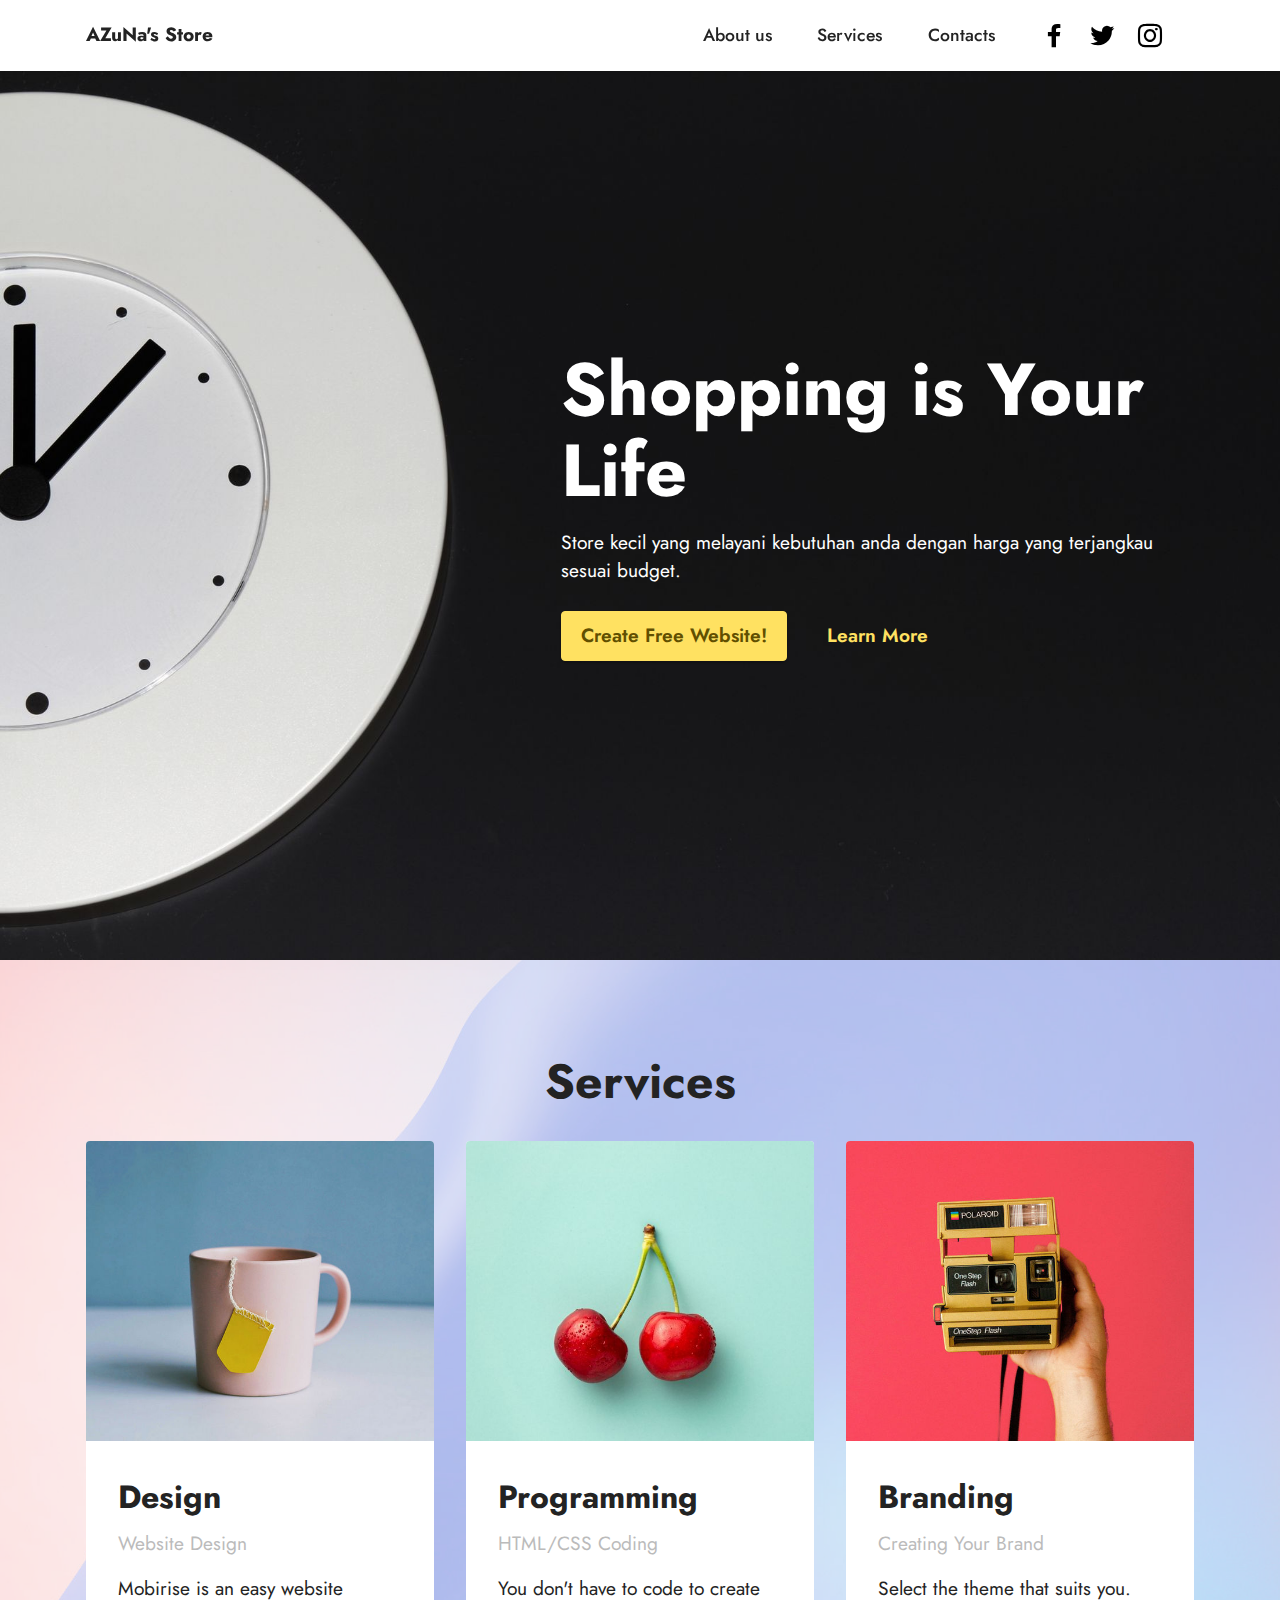
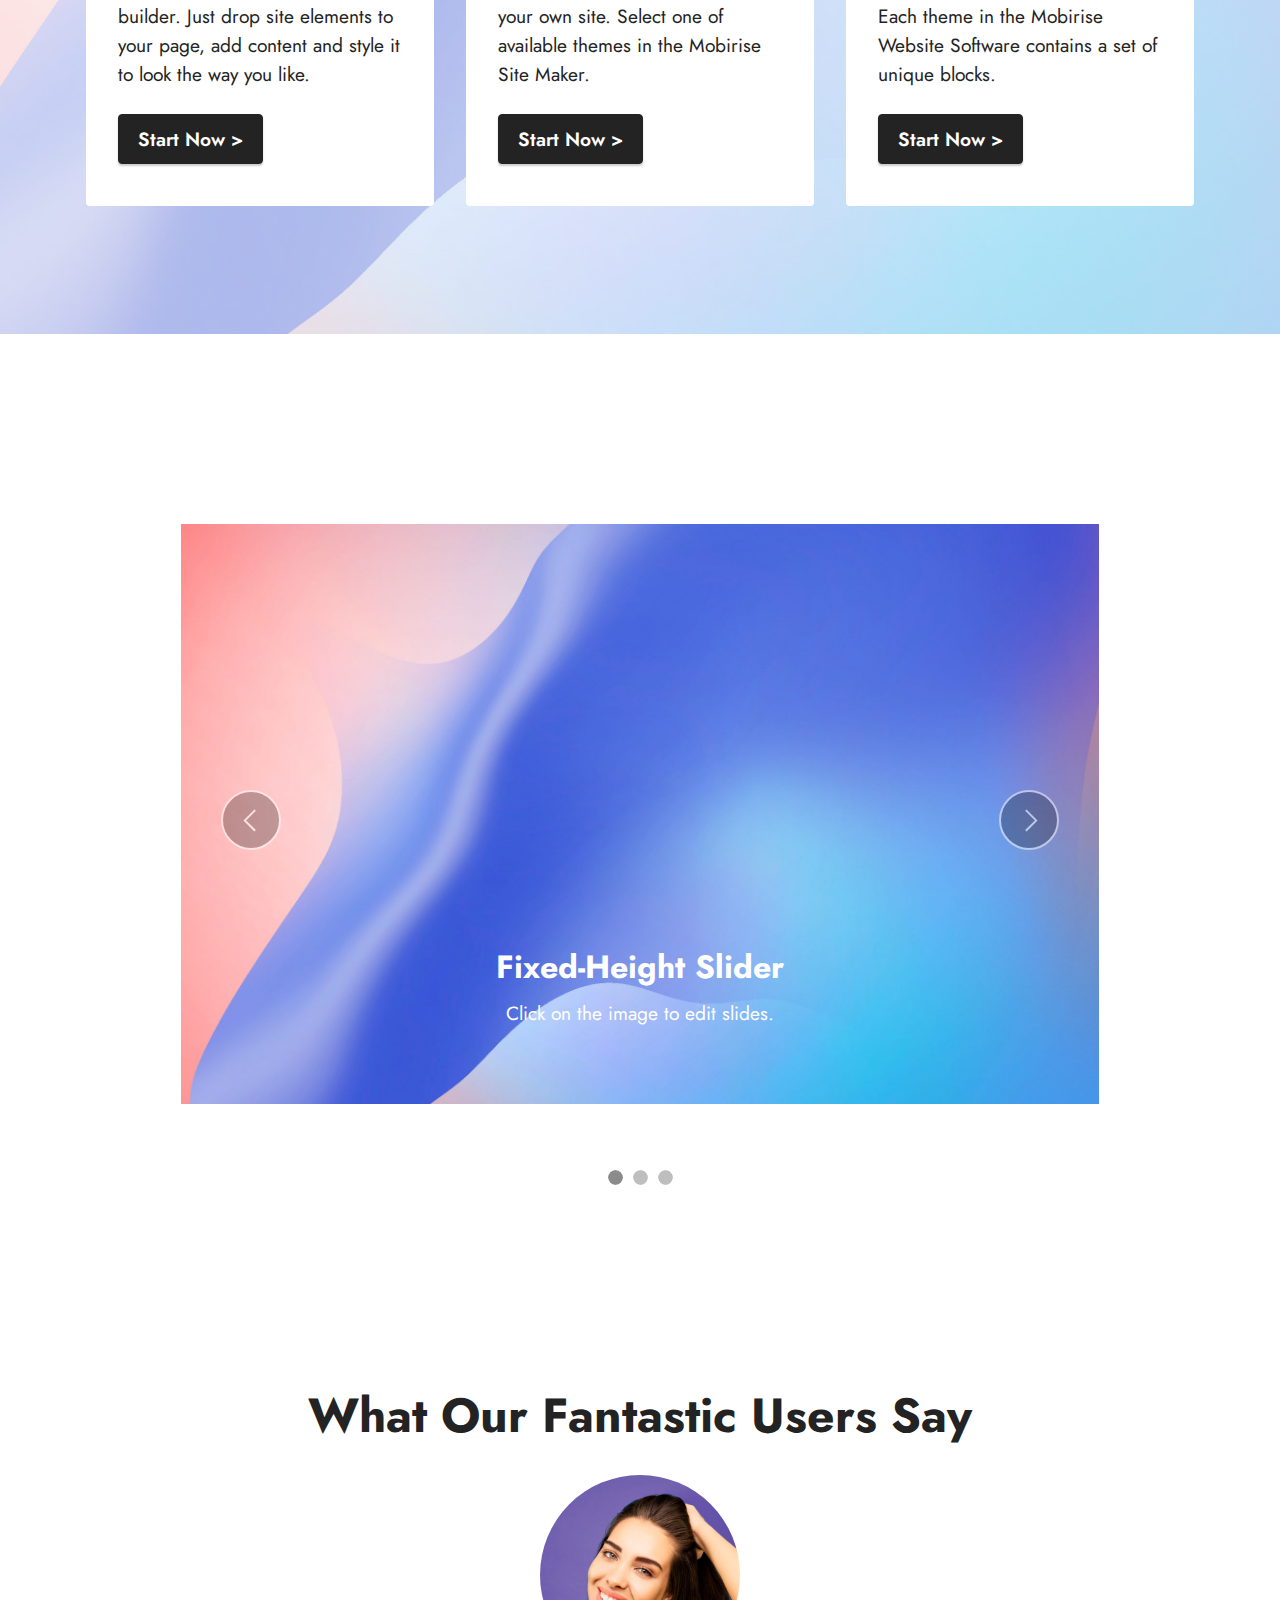
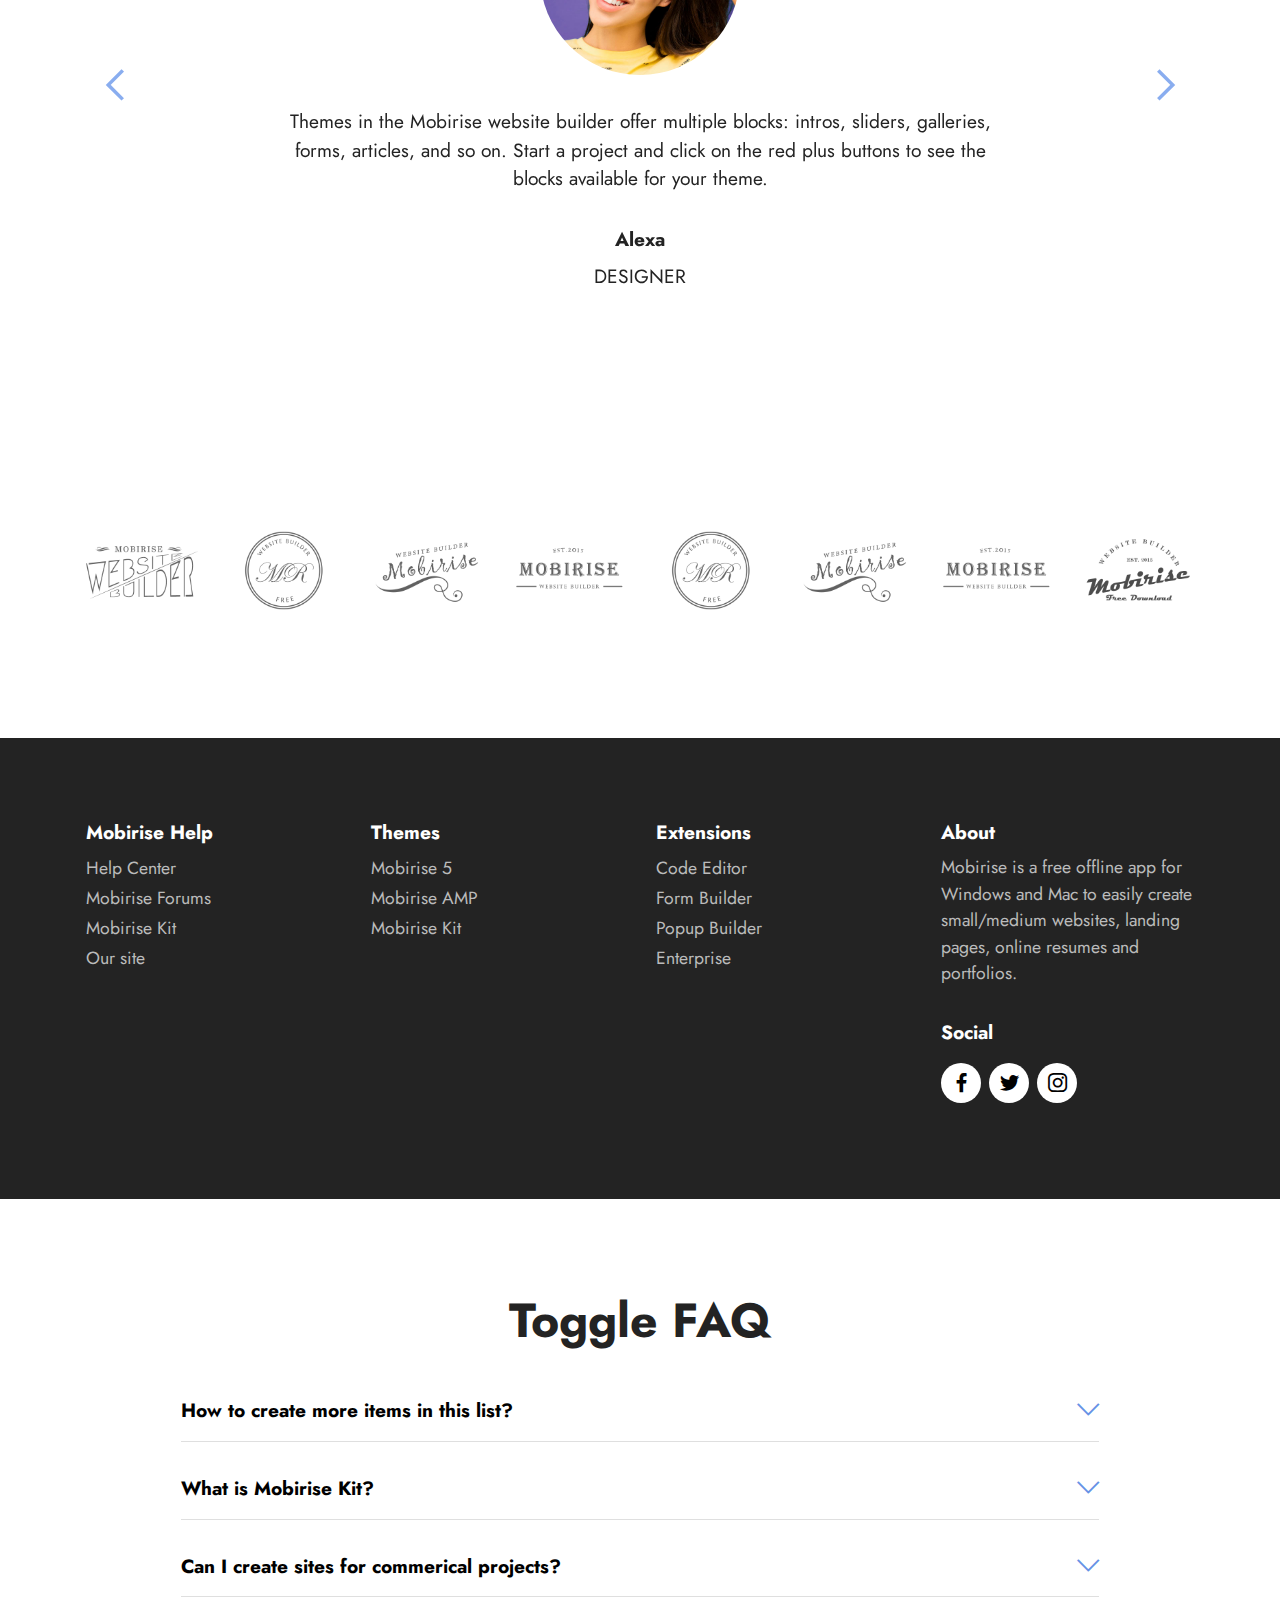
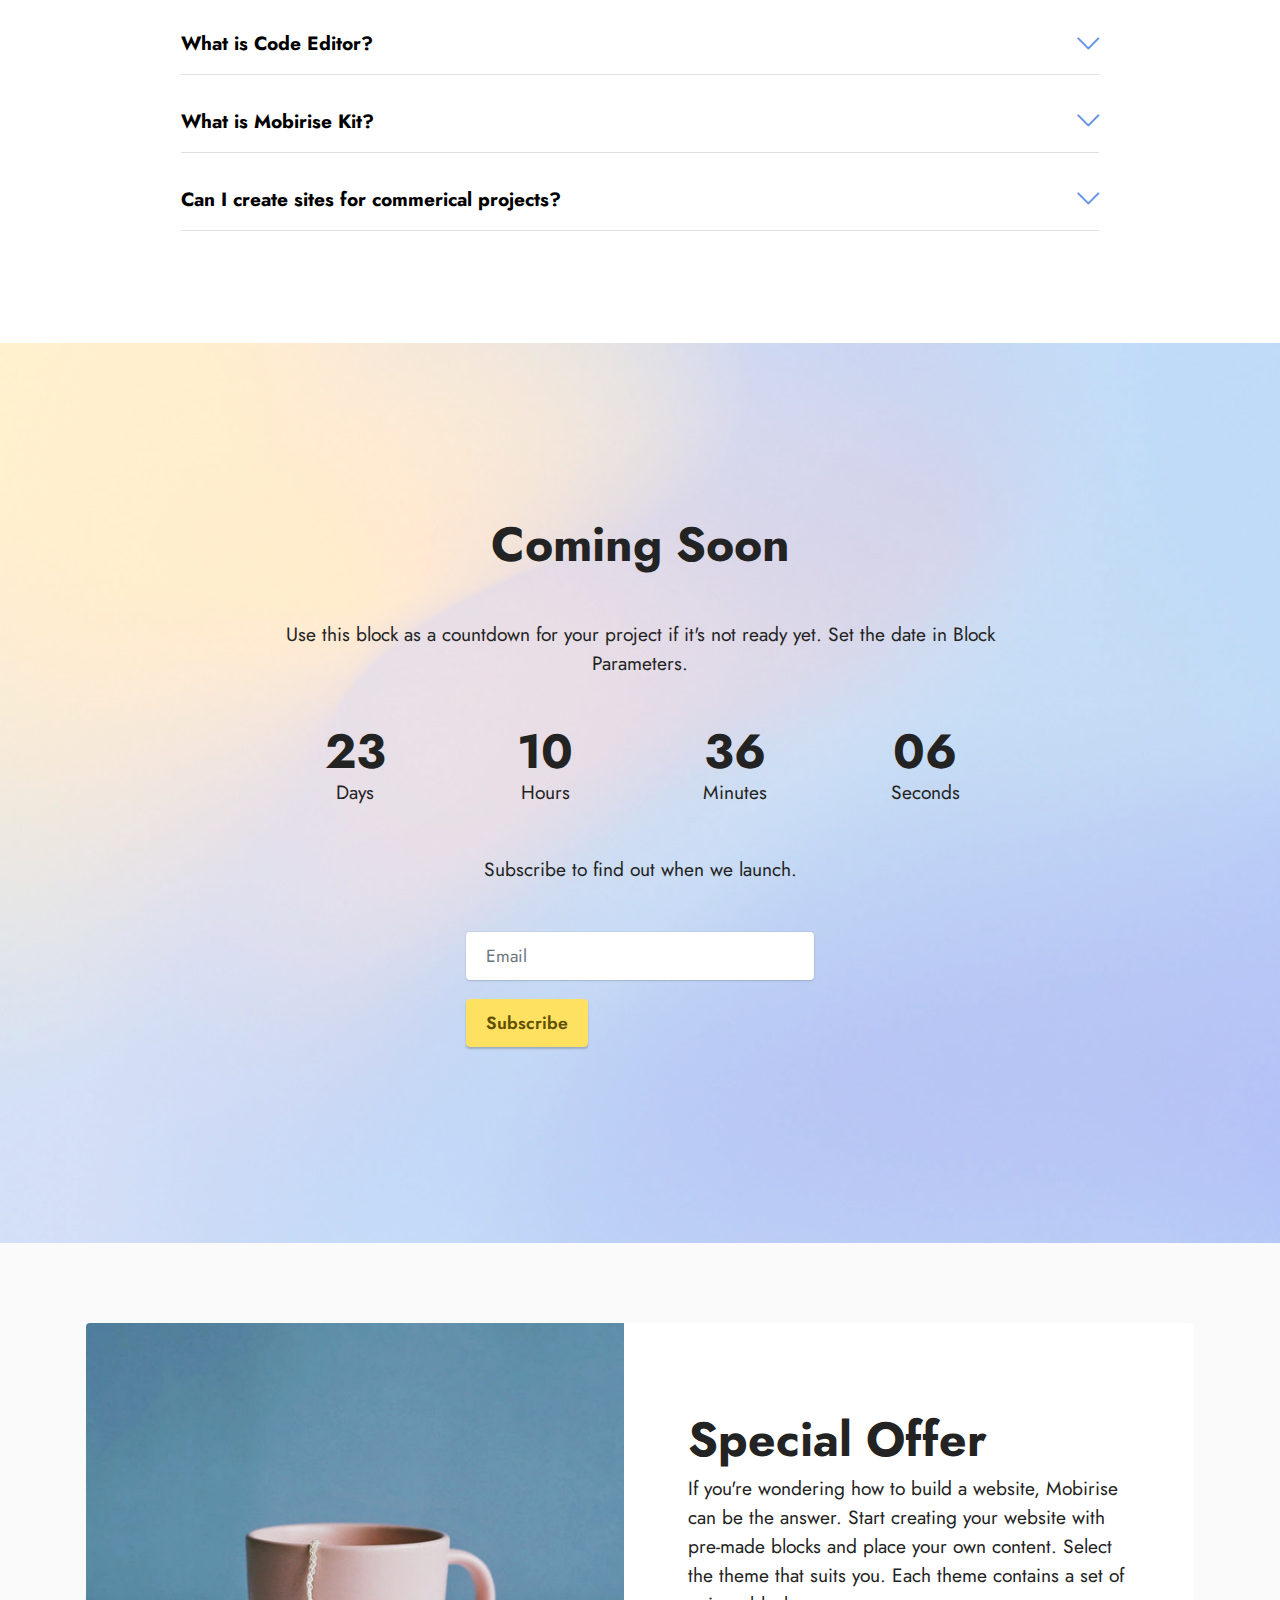
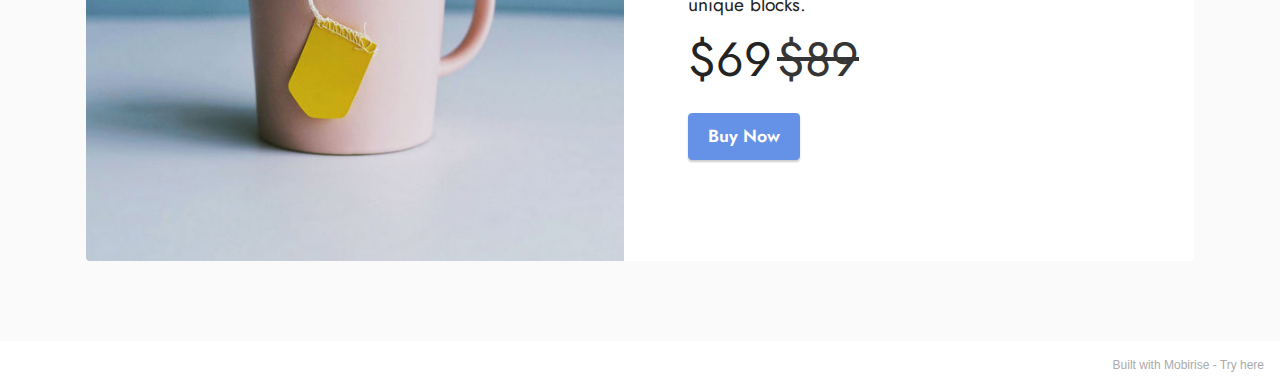
<file: index.html>
<!DOCTYPE html>
<html  >
<head>
  <!-- Site made with Mobirise Website Builder v5.4.1, https://mobirise.com -->
  <meta charset="UTF-8">
  <meta http-equiv="X-UA-Compatible" content="IE=edge">
  <meta name="generator" content="Mobirise v5.4.1, mobirise.com">
  <meta name="viewport" content="width=device-width, initial-scale=1, minimum-scale=1">
  <link rel="shortcut icon" href="assets/images/logo.png" type="image/x-icon">
  <meta name="description" content="">
  
  
  <title>Home</title>
  <link rel="stylesheet" href="assets/web/assets/mobirise-icons2/mobirise2.css">
  <link rel="stylesheet" href="assets/web/assets/mobirise-icons/mobirise-icons.css">
  <link rel="stylesheet" href="assets/bootstrap/css/bootstrap.min.css">
  <link rel="stylesheet" href="assets/bootstrap/css/bootstrap-grid.min.css">
  <link rel="stylesheet" href="assets/bootstrap/css/bootstrap-reboot.min.css">
  <link rel="stylesheet" href="assets/dropdown/css/style.css">
  <link rel="stylesheet" href="assets/socicon/css/styles.css">
  <link rel="stylesheet" href="assets/theme/css/style.css">
  <link rel="preload" href="https://fonts.googleapis.com/css?family=Jost:100,200,300,400,500,600,700,800,900,100i,200i,300i,400i,500i,600i,700i,800i,900i&display=swap" as="style" onload="this.onload=null;this.rel='stylesheet'">
  <noscript><link rel="stylesheet" href="https://fonts.googleapis.com/css?family=Jost:100,200,300,400,500,600,700,800,900,100i,200i,300i,400i,500i,600i,700i,800i,900i&display=swap"></noscript>
  <link rel="preload" as="style" href="assets/mobirise/css/mbr-additional.css"><link rel="stylesheet" href="assets/mobirise/css/mbr-additional.css" type="text/css">
  
  
  
  
</head>
<body>
  
  <section data-bs-version="5.1" class="menu menu3 cid-sX6PIJR8N4" once="menu" id="menu3-1">
    
    <nav class="navbar navbar-dropdown navbar-fixed-top navbar-expand-lg">
        <div class="container">
            <div class="navbar-brand">
                
                <span class="navbar-caption-wrap"><a class="navbar-caption text-black display-7" href="https://mobiri.se">AZuNa's Store</a></span>
            </div>
            <button class="navbar-toggler" type="button" data-toggle="collapse" data-bs-toggle="collapse" data-target="#navbarSupportedContent" data-bs-target="#navbarSupportedContent" aria-controls="navbarNavAltMarkup" aria-expanded="false" aria-label="Toggle navigation">
                <div class="hamburger">
                    <span></span>
                    <span></span>
                    <span></span>
                    <span></span>
                </div>
            </button>
            <div class="collapse navbar-collapse" id="navbarSupportedContent">
                <ul class="navbar-nav nav-dropdown nav-right" data-app-modern-menu="true"><li class="nav-item"><a class="nav-link link text-black text-primary display-4" href="about.html">
                            About us</a></li>
                    <li class="nav-item"><a class="nav-link link text-black display-4" href="https://mobiri.se">
                            Services</a></li>
                    <li class="nav-item"><a class="nav-link link text-black display-4" href="https://mobiri.se">Contacts</a>
                    </li></ul>
                <div class="icons-menu">
                    <a class="iconfont-wrapper" href="https://mobiri.se" target="_blank">
                        <span class="p-2 mbr-iconfont socicon-facebook socicon"></span>
                    </a>
                    <a class="iconfont-wrapper" href="https://mobiri.se" target="_blank">
                        <span class="p-2 mbr-iconfont socicon-twitter socicon"></span>
                    </a>
                    <a class="iconfont-wrapper" href="https://mobiri.se" target="_blank">
                        <span class="p-2 mbr-iconfont socicon-instagram socicon"></span>
                    </a>
                    
                </div>
                
            </div>
        </div>
    </nav>
</section>

<section data-bs-version="5.1" class="header5 cid-sX6ZfATqW1 mbr-fullscreen" id="header5-w">

    

    

    <div class="container">
        <div class="row justify-content-end">
            <div class="col-12 col-lg-7">
                <h1 class="mbr-section-title mbr-fonts-style mbr-white mb-3 display-1"><strong>Shopping is Your Life</strong></h1>
                
                <p class="mbr-text mbr-fonts-style mbr-white display-7">Store kecil yang melayani kebutuhan anda dengan harga yang terjangkau sesuai budget.</p>
                <div class="mbr-section-btn mt-3"><a class="btn btn-warning display-7" href="https://mobiri.se">Create Free Website!</a>
                    <a class="btn btn-warning-outline display-7" href="https://mobiri.se">Learn More</a></div>
            </div>
        </div>
    </div>
</section>

<section data-bs-version="5.1" class="features4 cid-sX6R6Dhl40" id="features4-3">
    
    <div class="mbr-overlay"></div>
    <div class="container">
        <div class="mbr-section-head">
            <h4 class="mbr-section-title mbr-fonts-style align-center mb-0 display-2">
                <strong>Services</strong></h4>
            
        </div>
        <div class="row mt-4">
            <div class="item features-image сol-12 col-md-6 col-lg-4">
                <div class="item-wrapper">
                    <div class="item-img">
                        <img src="assets/images/product2.jpg" alt="" title="">
                    </div>
                    <div class="item-content">
                        <h5 class="item-title mbr-fonts-style display-5"><strong>Design</strong></h5>
                        <h6 class="item-subtitle mbr-fonts-style mt-1 display-7">Website Design</h6>
                        <p class="mbr-text mbr-fonts-style mt-3 display-7">Mobirise is an easy website builder. Just
                            drop site elements to your page, add content and style it to look the way you like.</p>
                    </div>
                    <div class="mbr-section-btn item-footer mt-2"><a href="" class="btn item-btn btn-black display-7" target="_blank">Start Now
                            &gt;</a></div>
                </div>
            </div>
            <div class="item features-image сol-12 col-md-6 col-lg-4">
                <div class="item-wrapper">
                    <div class="item-img">
                        <img src="assets/images/product3.jpg" alt="" title="">
                    </div>
                    <div class="item-content">
                        <h5 class="item-title mbr-fonts-style display-5"><strong>Programming</strong></h5>
                        <h6 class="item-subtitle mbr-fonts-style mt-1 display-7">
                            HTML/CSS Coding</h6>
                        <p class="mbr-text mbr-fonts-style mt-3 display-7">You don't have to code to create your own
                            site. Select one of available themes in the Mobirise Site Maker.</p>
                    </div>
                    <div class="mbr-section-btn item-footer mt-2"><a href="" class="btn item-btn btn-black display-7" target="_blank">Start Now
                            &gt;</a></div>
                </div>
            </div>
            <div class="item features-image сol-12 col-md-6 col-lg-4">
                <div class="item-wrapper">
                    <div class="item-img">
                        <img src="assets/images/product1.jpg" alt="" title="">
                    </div>
                    <div class="item-content">
                        <h5 class="item-title mbr-fonts-style display-5"><strong>Branding</strong></h5>
                        <h6 class="item-subtitle mbr-fonts-style mt-1 display-7">Creating Your Brand</h6>
                        <p class="mbr-text mbr-fonts-style mt-3 display-7">Select the theme that suits you. Each theme
                            in the Mobirise Website Software contains a set of unique blocks.<br></p>
                    </div>
                    <div class="mbr-section-btn item-footer mt-2"><a href="" class="btn item-btn btn-black display-7" target="_blank">Start Now
                            &gt;</a></div>
                </div>
            </div>

        </div>
    </div>
</section>

<section data-bs-version="5.1" class="slider2 cid-sXnODgayQp" id="slider2-16">
    

    
    <div class="container">
        <div class="row justify-content-center">
            <div class="col-12 col-md-10">
                <div class="carousel slide" id="sXovxRS0Zt" data-interval="5000" data-bs-interval="5000">
                    
                    <ol class="carousel-indicators">
                        <li data-slide-to="0" data-bs-slide-to="0" class="active" data-target="#sXovxRS0Zt" data-bs-target="#sXovxRS0Zt"></li>
                        <li data-slide-to="1" data-bs-slide-to="1" data-target="#sXovxRS0Zt" data-bs-target="#sXovxRS0Zt"></li>
                        <li data-slide-to="2" data-bs-slide-to="2" data-target="#sXovxRS0Zt" data-bs-target="#sXovxRS0Zt"></li>
                    </ol>
                    <div class="carousel-inner">
                        <div class="carousel-item slider-image item active">
                            <div class="item-wrapper">
                                <img class="d-block w-100" src="assets/images/background3.jpg">
                                <div class="carousel-caption d-none d-md-block">
                                    <h5 class="mbr-section-subtitle mbr-fonts-style display-5">
                                        <strong>Fixed-Height Slider</strong>
                                    </h5>
                                    <p class="mbr-section-text mbr-fonts-style display-7">
                                        Click on the image to edit slides.</p>
                                </div>
                            </div>
                        </div>
                        <div class="carousel-item slider-image item">
                            <div class="item-wrapper">
                                <img class="d-block w-100" src="assets/images/background5.jpg">
                                <div class="carousel-caption d-none d-md-block">
                                    <h5 class="mbr-section-subtitle mbr-fonts-style display-5">
                                        <strong>Fixed-Height Slider</strong>
                                    </h5>
                                    <p class="mbr-section-text mbr-fonts-style display-7">
                                        Click on the image to edit slides.</p>
                                </div>
                            </div>
                        </div>
                        <div class="carousel-item slider-image item">
                            <div class="item-wrapper">
                                <img class="d-block w-100" src="assets/images/background8.jpg">
                                <div class="carousel-caption d-none d-md-block">
                                    <h5 class="mbr-section-subtitle mbr-fonts-style display-5">
                                        <strong>Fixed-Height Slider</strong>
                                    </h5>
                                    <p class="mbr-section-text mbr-fonts-style display-7">
                                        Click on the image to edit slides.</p>
                                </div>
                            </div>
                        </div>
                    </div>
                    <a class="carousel-control carousel-control-prev" role="button" data-slide="prev" data-bs-slide="prev" href="#sXovxRS0Zt">
                        <span class="mobi-mbri mobi-mbri-arrow-prev" aria-hidden="true"></span>
                        <span class="sr-only visually-hidden">Previous</span>
                    </a>
                    <a class="carousel-control carousel-control-next" role="button" data-slide="next" data-bs-slide="next" href="#sXovxRS0Zt">
                        <span class="mobi-mbri mobi-mbri-arrow-next" aria-hidden="true"></span>
                        <span class="sr-only visually-hidden">Next</span>
                    </a>
                </div>
            </div>
        </div>
    </div>
</section>

<section data-bs-version="5.1" class="testimonails3 carousel slide testimonials-slider cid-sX72BdywiH" data-interval="false" data-bs-interval="false" id="testimonials3-y">

    

    

    <div class="text-center container">
        <h3 class="mb-4 mbr-fonts-style display-2">
            <strong>What Our Fantastic Users Say</strong>
        </h3>

        <div class="carousel slide" role="listbox" data-pause="true" data-keyboard="false" data-ride="carousel" data-bs-ride="carousel" data-interval="8000" data-bs-interval="8000">
            <div class="carousel-inner">
                
                
            <div class="carousel-item">
                    <div class="user col-md-8">
                        <div class="user_image">
                            <img src="assets/images/team3.jpg">
                        </div>
                        <div class="user_text mb-4">
                            <p class="mbr-fonts-style display-7">
                                Themes in the Mobirise website builder offer multiple blocks: intros, sliders, galleries, forms, articles, and so on. Start a project and click on the red plus buttons to see the blocks available for your theme.
                            </p>
                        </div>
                        <div class="user_name mbr-fonts-style mb-2 display-7">
                            <strong>Alexa</strong>
                        </div>
                        <div class="user_desk mbr-fonts-style display-7">
                            DESIGNER
                        </div>
                    </div>
                </div><div class="carousel-item">
                    <div class="user col-md-8">
                        <div class="user_image">
                            <img src="assets/images/team2.jpg">
                        </div>
                        <div class="user_text mb-4">
                            <p class="mbr-fonts-style display-7">
                                Themes in the Mobirise website builder offer multiple blocks: intros, sliders, galleries, forms, articles, and so on. Start a project and click on the red plus buttons to see the blocks available for your theme.
                            </p>
                        </div>
                        <div class="user_name mbr-fonts-style mb-2 display-7">
                            <strong>Linda</strong>
                        </div>
                        <div class="user_desk mbr-fonts-style display-7">
                            DEVELOPER
                        </div>
                    </div>
                </div></div>

            <div class="carousel-controls">
                <a class="carousel-control-prev" role="button" data-slide="prev" data-bs-slide="prev">
                    <span aria-hidden="true" class="mobi-mbri mobi-mbri-arrow-prev mbr-iconfont"></span>
                    <span class="sr-only visually-hidden">Previous</span>
                </a>

                <a class="carousel-control-next" role="button" data-slide="next" data-bs-slide="next">
                    <span aria-hidden="true" class="mobi-mbri mobi-mbri-arrow-next mbr-iconfont"></span>
                    <span class="sr-only visually-hidden">Next</span>
                </a>
            </div>
        </div>
    </div>
</section>

<section data-bs-version="5.1" class="clients1 cid-sX6TP3RRpN" id="clients1-e">
    
    <div class="images-container container">
        <div class="mbr-section-head">
            
            
            
        </div>
        <div class="row justify-content-center mt-4">
            <div class="col-md-3 card">
                <img src="assets/images/1.png">
            </div>
            <div class="col-md-3 card">
                <img src="assets/images/2.png">
            </div>
            <div class="col-md-3 card">
                <img src="assets/images/3.png">
            </div>
            <div class="col-md-3 card">
                <img src="assets/images/4.png">
            </div>
            <div class="col-md-3 card">
                <img src="assets/images/2.png">
            </div>
            <div class="col-md-3 card">
                <img src="assets/images/3.png">
            </div>
            <div class="col-md-3 card">
                <img src="assets/images/4.png">
            </div>
            <div class="col-md-3 card">
                <img src="assets/images/5.png">
            </div>
        </div>
    </div>
</section>

<section data-bs-version="5.1" class="footer1 cid-sX6UX7wOEA" once="footers" id="footer1-h">

    
    
    <div class="container">
        <div class="row mbr-white">
            <div class="col-12 col-md-6 col-lg-3">
                <h5 class="mbr-section-subtitle mbr-fonts-style mb-2 display-7">
                    <strong>Mobirise Help</strong>
                </h5>
                <ul class="list mbr-fonts-style display-4">
                    <li class="mbr-text item-wrap">Help Center</li>
                    <li class="mbr-text item-wrap">Mobirise Forums</li>
                    <li class="mbr-text item-wrap">Mobirise Kit</li>
                    <li class="mbr-text item-wrap">Our site</li>
                </ul>
            </div>
            <div class="col-12 col-md-6 col-lg-3">
                <h5 class="mbr-section-subtitle mbr-fonts-style mb-2 display-7">
                    <strong>Themes</strong>
                </h5>
                <ul class="list mbr-fonts-style display-4">

                    <li class="mbr-text item-wrap">Mobirise 5</li>
                    <li class="mbr-text item-wrap">Mobirise AMP</li>
                    <li class="mbr-text item-wrap">Mobirise Kit</li>
                </ul>
            </div>
            <div class="col-12 col-md-6 col-lg-3">
                <h5 class="mbr-section-subtitle mbr-fonts-style mb-2 display-7">
                    <strong>Extensions</strong>
                </h5>
                <ul class="list mbr-fonts-style display-4">
                    <li class="mbr-text item-wrap">Code Editor</li>
                    <li class="mbr-text item-wrap">Form Builder</li>
                    <li class="mbr-text item-wrap">Popup Builder</li>
                    <li class="mbr-text item-wrap">Enterprise</li>
                </ul>
            </div>
            <div class="col-12 col-md-6 col-lg-3">
                <h5 class="mbr-section-subtitle mbr-fonts-style mb-2 display-7">
                    <strong>About</strong>
                </h5>
                <p class="mbr-text mbr-fonts-style mb-4 display-4">
                    Mobirise is a free offline app for
                    Windows and Mac to easily create small/medium websites, landing pages, online resumes and
                    portfolios.</p>
                <h5 class="mbr-section-subtitle mbr-fonts-style mb-3 display-7">
                    <strong>Social</strong>
                </h5>
                <div class="social-row display-7">
                    <div class="soc-item">
                        <a href="https://twitter.com/mobirise" target="_blank">
                            <span class="mbr-iconfont socicon socicon-facebook"></span>
                        </a>
                    </div>
                    <div class="soc-item">
                        <a href="https://twitter.com/mobirise" target="_blank">
                            <span class="mbr-iconfont socicon socicon-twitter"></span>
                        </a>
                    </div>
                    <div class="soc-item">
                        <a href="https://twitter.com/mobirise" target="_blank">
                            <span class="mbr-iconfont socicon socicon-instagram"></span>
                        </a>
                    </div>
                    
                </div>
            </div>
            
        </div>
    </div>
</section>

<section data-bs-version="5.1" class="content17 cid-sX6WpitAAi" id="content17-k">

    

    
    
    <div class="container">
        
            <div class="row justify-content-center">
                <div class="col-12 col-md-10">
                    <div class="section-head align-center mb-4">
                        <h3 class="mbr-section-title mb-0 mbr-fonts-style display-2">
                            <strong>Toggle FAQ</strong>
                        </h3>
                        
                    </div>
                    
                    <div id="bootstrap-toggle" class="toggle-panel accordionStyles tab-content">
                        <div class="card mb-3">
                            <div class="card-header" role="tab" id="headingOne">
                                <a role="button" class="collapsed panel-title text-black" data-toggle="collapse" data-bs-toggle="collapse" data-core="" href="#collapse1_8" aria-expanded="false" aria-controls="collapse1">
                                    <h6 class="panel-title-edit mbr-fonts-style mb-0 display-7"><strong>How to create more items in this list?</strong>
                                </h6>
                                    <span class="sign mbr-iconfont mbri-arrow-down"></span>
                                </a>
                            </div>
                            <div id="collapse1_8" class="panel-collapse noScroll collapse" role="tabpanel" aria-labelledby="headingOne">
                                <div class="panel-body">
                                    <p class="mbr-fonts-style panel-text display-7">The number of items is limited in this block. Open
                                    the Block parameters to change the amount of items.</p>
                                </div>
                            </div>
                        </div>
                        <div class="card mb-3">
                            <div class="card-header" role="tab" id="headingTwo">
                                <a role="button" class="collapsed panel-title text-black" data-toggle="collapse" data-bs-toggle="collapse" data-core="" href="#collapse2_8" aria-expanded="false" aria-controls="collapse2">
                                    <h6 class="panel-title-edit mbr-fonts-style mb-0 display-7"><strong>What is Mobirise Kit?</strong>
                                </h6>
                                    <span class="sign mbr-iconfont mbri-arrow-down"></span>
                                </a>

                            </div>
                            <div id="collapse2_8" class="panel-collapse noScroll collapse" role="tabpanel" aria-labelledby="headingTwo">
                                <div class="panel-body">
                                    <p class="mbr-fonts-style panel-text display-7">Mobirise Kit is a service that provides the access to all current and new themes/extensions developed by Mobirise. New themes/extensions are released every month and will be available in your account during your plan period, without any additional charge.</p>
                                </div>
                            </div>
                        </div>
                        <div class="card mb-3">
                            <div class="card-header" role="tab" id="headingThree">
                                <a role="button" class="collapsed panel-title text-black" data-toggle="collapse" data-bs-toggle="collapse" data-core="" href="#collapse3_8" aria-expanded="false" aria-controls="collapse3">
                                    <h6 class="panel-title-edit mbr-fonts-style mb-0 display-7"><strong>Can I create sites for commerical projects?</strong>
                                </h6>
                                    <span class="sign mbr-iconfont mbri-arrow-down"></span>
                                </a>
                            </div>
                            <div id="collapse3_8" class="panel-collapse noScroll collapse" role="tabpanel" aria-labelledby="headingThree">
                                <div class="panel-body">
                                    <p class="mbr-fonts-style panel-text display-7">Yes, Mobirise is free for both non-profit and commercial sites.</p>
                                </div>
                            </div>
                        </div>
                        <div class="card mb-3">
                            <div class="card-header" role="tab" id="headingThree">
                                <a role="button" class="collapsed panel-title text-black" data-toggle="collapse" data-bs-toggle="collapse" data-core="" href="#collapse4_8" aria-expanded="false" aria-controls="collapse4">
                                    <h6 class="panel-title-edit mbr-fonts-style mb-0 display-7"><strong>What is Code Editor?</strong>
                                </h6>
                                    <span class="sign mbr-iconfont mbri-arrow-down"></span>
                                </a>
                            </div>
                            <div id="collapse4_8" class="panel-collapse noScroll collapse" role="tabpanel" aria-labelledby="headingThree">
                                <div class="panel-body">
                                    <p class="mbr-fonts-style panel-text display-7">
                                       This extension allows editing the code of block in the app. Also, it's possible to add code to the head and body parts of pages.</p>
                                </div>
                            </div>
                        </div>
                        <div class="card mb-3">
                            <div class="card-header" role="tab" id="headingThree">
                                <a role="button" class="collapsed panel-title text-black" data-toggle="collapse" data-bs-toggle="collapse" data-core="" href="#collapse5_8" aria-expanded="false" aria-controls="collapse5">
                                   <h6 class="panel-title-edit mbr-fonts-style mb-0 display-7"><strong>What is Mobirise Kit?</strong></h6>
                                        <span class="mbr-iconfont mobi-mbri-arrow-down mobi-mbri"></span>
                                </a>
                            </div>
                            <div id="collapse5_8" class="panel-collapse noScroll collapse" role="tabpanel" aria-labelledby="headingThree">
                                <div class="panel-body">
                                    <p class="mbr-fonts-style panel-text display-7">
                                       Mobirise Kit is a service that provides the access to all current and new themes/extensions developed by Mobirise. New themes/extensions are released every month and will be available in your account during your plan period, without any additional charge.</p>
                                </div>
                            </div>
                        </div>
                        <div class="card mb-3">
                            <div class="card-header" role="tab" id="headingThree">
                                <a role="button" class="collapsed panel-title text-black" data-toggle="collapse" data-bs-toggle="collapse" data-core="" href="#collapse6_8" aria-expanded="false" aria-controls="collapse6">
                                    <h6 class="panel-title-edit mbr-fonts-style mb-0 display-7"><strong>Can I create sites for commerical projects?</strong></h6>
                                    <span class="mbr-iconfont mobi-mbri-arrow-down mobi-mbri"></span>
                                </a>
                            </div>
                            <div id="collapse6_8" class="panel-collapse noScroll collapse" role="tabpanel" aria-labelledby="headingThree">
                                <div class="panel-body">
                                    <p class="mbr-fonts-style panel-text display-7">
                                       Yes, Mobirise is free for both non-profit and commercial sites.</p>
                                </div>
                            </div>
                        </div>
                    </div>
                </div>
            </div>
        </div>
</section>

<section data-bs-version="5.1" class="countdown2 cid-sX6WWJ37VJ mbr-fullscreen" id="countdown2-o">
    
    <div class="mbr-overlay" style="opacity: 0.4; background-color: rgb(255, 255, 255);">
    </div>
    <div class="container">
        <div class="row justify-content-center">
            <div class="col-lg-8">
                <h3 class="mbr-section-title mb-5 align-center mbr-fonts-style display-2">
                    <strong>Coming Soon</strong>
                </h3>
                <h4 class="mbr-section-subtitle mb-5 align-center mbr-fonts-style display-7">
                    Use this block as a countdown for your project if it's not ready yet. Set the date in Block
                    Parameters.
                </h4>
                <div class="countdown-cont align-center mb-5">
                    <div class="daysCountdown col-xs-3 col-sm-3 col-md-3" title="Days"></div>
                    <div class="hoursCountdown col-xs-3 col-sm-3 col-md-3" title="Hours"></div>
                    <div class="minutesCountdown col-xs-3 col-sm-3 col-md-3" title="Minutes"></div>
                    <div class="secondsCountdown col-xs-3 col-sm-3 col-md-3" title="Seconds"></div>
                    <div class="countdown" data-due-date="2021/01/01"></div>
                </div>
                <p class="mbr-text mb-5 align-center mbr-fonts-style display-7">
                    Subscribe to find out when we launch.
                </p>
            </div>
        </div>
        <div class="row">
            <div class="col-lg-4 mx-auto mbr-form" data-form-type="formoid">
                <form action="https://mobirise.eu/" method="POST" class="mbr-form form-with-styler" data-form-title="Form Name"><input type="hidden" name="email" data-form-email="true" value="U53+FANCLr0303GyJ8F6VhZ2h1v7lYsHSc/ptjR96nO9i3U0kOyOxLIrw+MMtfXoTkPb31LD0Zm+9KzB5piMuD4qg9mZmiclMtUHdZlPTXGPRuR3nQArrH3hYPDzcx+C">
                    <div class="row">
                        <div hidden="hidden" data-form-alert="" class="alert alert-success col-12">Thanks for filling out the form!</div>
                        <div hidden="hidden" data-form-alert-danger="" class="alert alert-danger col-12">Oops...! some problem!</div>
                    </div>
                    <div class="dragArea row">
                        <div class="col form-group" data-for="email">
                            <input type="text" name="email" placeholder="Email" data-form-field="email" class="form-control" required="required" value="" id="email-countdown2-o">
                        </div>
                        <div class="mbr-section-btn">
                            <button type="submit" class="btn btn-warning display-4">Subscribe</button>
                        </div>
                    </div>
                </form>
            </div>
        </div>
    </div>
</section>

<section data-bs-version="5.1" class="features6 cid-sX6XKCHsL0" id="features7-q">
    <!---->
    

    
    <div class="container">
        <div class="card-wrapper">
            <div class="row align-items-center">
                <div class="col-12 col-lg-6">
                    <div class="image-wrapper">
                        <img src="assets/images/product2.jpg" alt="Mobirise">
                    </div>
                </div>
                <div class="col-12 col-lg">
                    <div class="text-box">
                        <h5 class="mbr-title mbr-fonts-style display-2">
                            <strong>Special Offer</strong>
                        </h5>
                        <p class="mbr-text mbr-fonts-style display-7">If you're wondering how to build a website, Mobirise can be the answer. Start creating your website with pre-made blocks and place your own content. Select the theme that suits you. Each theme contains a set of unique blocks.</p>
                        <div class="cost">
                            <span class="currentcost mbr-fonts-style pr-2 display-2">$69</span>
                            <span class="oldcost mbr-fonts-style display-2">$89</span>
                        </div>
                        <div class="mbr-section-btn pt-3">
                            <a href="https://mobiri.se" class="btn btn-primary display-4">Buy Now</a>
                        </div>
                    </div>
                </div>
            </div>
        </div>
    </div>
</section><section style="background-color: #fff; font-family: -apple-system, BlinkMacSystemFont, 'Segoe UI', 'Roboto', 'Helvetica Neue', Arial, sans-serif; color:#aaa; font-size:12px; padding: 0; align-items: center; display: flex;"><a href="https://mobirise.site/h" style="flex: 1 1; height: 3rem; padding-left: 1rem;"></a><p style="flex: 0 0 auto; margin:0; padding-right:1rem;">Built with Mobirise - <a href="https://mobirise.site/k" style="color:#aaa;">Try here</a></p></section><script src="assets/bootstrap/js/bootstrap.bundle.min.js"></script>  <script src="assets/smoothscroll/smooth-scroll.js"></script>  <script src="assets/ytplayer/index.js"></script>  <script src="assets/dropdown/js/navbar-dropdown.js"></script>  <script src="assets/mbr-testimonials-slider/mbr-testimonials-slider.js"></script>  <script src="assets/mbr-switch-arrow/mbr-switch-arrow.js"></script>  <script src="assets/countdown/countdown.js"></script>  <script src="assets/theme/js/script.js"></script>  <script src="assets/formoid/formoid.min.js"></script>  
  
  
</body>
</html>
</file>
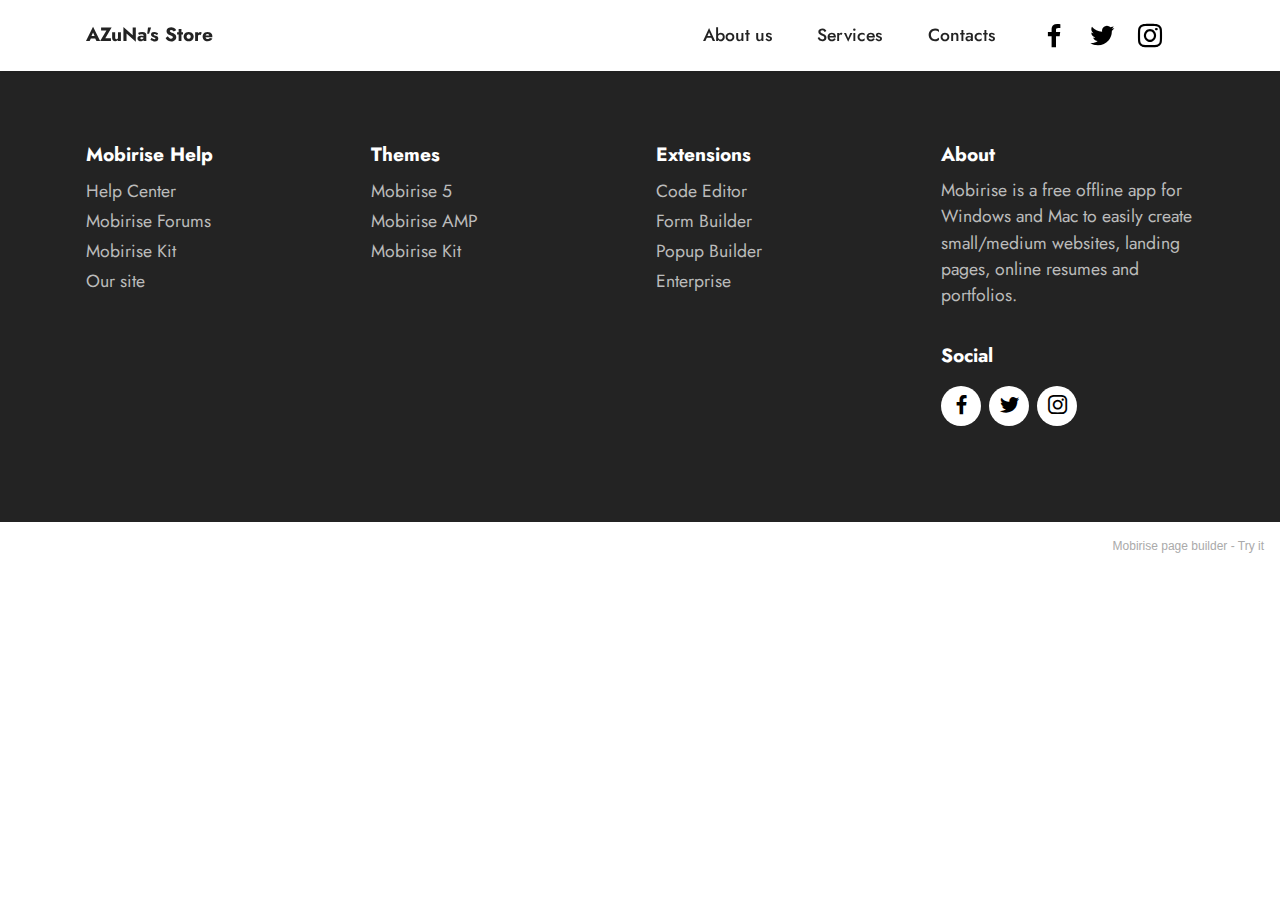
<file: about.html>
<!DOCTYPE html>
<html  >
<head>
  <!-- Site made with Mobirise Website Builder v5.4.1, https://mobirise.com -->
  <meta charset="UTF-8">
  <meta http-equiv="X-UA-Compatible" content="IE=edge">
  <meta name="generator" content="Mobirise v5.4.1, mobirise.com">
  <meta name="viewport" content="width=device-width, initial-scale=1, minimum-scale=1">
  <link rel="shortcut icon" href="assets/images/logo.png" type="image/x-icon">
  <meta name="description" content="">
  
  
  <title>About Us</title>
  <link rel="stylesheet" href="assets/bootstrap/css/bootstrap.min.css">
  <link rel="stylesheet" href="assets/bootstrap/css/bootstrap-grid.min.css">
  <link rel="stylesheet" href="assets/bootstrap/css/bootstrap-reboot.min.css">
  <link rel="stylesheet" href="assets/dropdown/css/style.css">
  <link rel="stylesheet" href="assets/socicon/css/styles.css">
  <link rel="stylesheet" href="assets/theme/css/style.css">
  <link rel="preload" href="https://fonts.googleapis.com/css?family=Jost:100,200,300,400,500,600,700,800,900,100i,200i,300i,400i,500i,600i,700i,800i,900i&display=swap" as="style" onload="this.onload=null;this.rel='stylesheet'">
  <noscript><link rel="stylesheet" href="https://fonts.googleapis.com/css?family=Jost:100,200,300,400,500,600,700,800,900,100i,200i,300i,400i,500i,600i,700i,800i,900i&display=swap"></noscript>
  <link rel="preload" as="style" href="assets/mobirise/css/mbr-additional.css"><link rel="stylesheet" href="assets/mobirise/css/mbr-additional.css" type="text/css">
  
  
  
  
</head>
<body>
  
  <section data-bs-version="5.1" class="menu menu3 cid-sX6PIJR8N4" once="menu" id="menu3-10">
    
    <nav class="navbar navbar-dropdown navbar-fixed-top navbar-expand-lg">
        <div class="container">
            <div class="navbar-brand">
                
                <span class="navbar-caption-wrap"><a class="navbar-caption text-black display-7" href="https://mobiri.se">AZuNa's Store</a></span>
            </div>
            <button class="navbar-toggler" type="button" data-toggle="collapse" data-bs-toggle="collapse" data-target="#navbarSupportedContent" data-bs-target="#navbarSupportedContent" aria-controls="navbarNavAltMarkup" aria-expanded="false" aria-label="Toggle navigation">
                <div class="hamburger">
                    <span></span>
                    <span></span>
                    <span></span>
                    <span></span>
                </div>
            </button>
            <div class="collapse navbar-collapse" id="navbarSupportedContent">
                <ul class="navbar-nav nav-dropdown nav-right" data-app-modern-menu="true"><li class="nav-item"><a class="nav-link link text-black text-primary display-4" href="about.html">
                            About us</a></li>
                    <li class="nav-item"><a class="nav-link link text-black display-4" href="https://mobiri.se">
                            Services</a></li>
                    <li class="nav-item"><a class="nav-link link text-black display-4" href="https://mobiri.se">Contacts</a>
                    </li></ul>
                <div class="icons-menu">
                    <a class="iconfont-wrapper" href="https://mobiri.se" target="_blank">
                        <span class="p-2 mbr-iconfont socicon-facebook socicon"></span>
                    </a>
                    <a class="iconfont-wrapper" href="https://mobiri.se" target="_blank">
                        <span class="p-2 mbr-iconfont socicon-twitter socicon"></span>
                    </a>
                    <a class="iconfont-wrapper" href="https://mobiri.se" target="_blank">
                        <span class="p-2 mbr-iconfont socicon-instagram socicon"></span>
                    </a>
                    
                </div>
                
            </div>
        </div>
    </nav>
</section>

<section data-bs-version="5.1" class="footer1 cid-sX6UX7wOEA" once="footers" id="footer1-11">

    
    
    <div class="container">
        <div class="row mbr-white">
            <div class="col-12 col-md-6 col-lg-3">
                <h5 class="mbr-section-subtitle mbr-fonts-style mb-2 display-7">
                    <strong>Mobirise Help</strong>
                </h5>
                <ul class="list mbr-fonts-style display-4">
                    <li class="mbr-text item-wrap">Help Center</li>
                    <li class="mbr-text item-wrap">Mobirise Forums</li>
                    <li class="mbr-text item-wrap">Mobirise Kit</li>
                    <li class="mbr-text item-wrap">Our site</li>
                </ul>
            </div>
            <div class="col-12 col-md-6 col-lg-3">
                <h5 class="mbr-section-subtitle mbr-fonts-style mb-2 display-7">
                    <strong>Themes</strong>
                </h5>
                <ul class="list mbr-fonts-style display-4">

                    <li class="mbr-text item-wrap">Mobirise 5</li>
                    <li class="mbr-text item-wrap">Mobirise AMP</li>
                    <li class="mbr-text item-wrap">Mobirise Kit</li>
                </ul>
            </div>
            <div class="col-12 col-md-6 col-lg-3">
                <h5 class="mbr-section-subtitle mbr-fonts-style mb-2 display-7">
                    <strong>Extensions</strong>
                </h5>
                <ul class="list mbr-fonts-style display-4">
                    <li class="mbr-text item-wrap">Code Editor</li>
                    <li class="mbr-text item-wrap">Form Builder</li>
                    <li class="mbr-text item-wrap">Popup Builder</li>
                    <li class="mbr-text item-wrap">Enterprise</li>
                </ul>
            </div>
            <div class="col-12 col-md-6 col-lg-3">
                <h5 class="mbr-section-subtitle mbr-fonts-style mb-2 display-7">
                    <strong>About</strong>
                </h5>
                <p class="mbr-text mbr-fonts-style mb-4 display-4">
                    Mobirise is a free offline app for
                    Windows and Mac to easily create small/medium websites, landing pages, online resumes and
                    portfolios.</p>
                <h5 class="mbr-section-subtitle mbr-fonts-style mb-3 display-7">
                    <strong>Social</strong>
                </h5>
                <div class="social-row display-7">
                    <div class="soc-item">
                        <a href="https://twitter.com/mobirise" target="_blank">
                            <span class="mbr-iconfont socicon socicon-facebook"></span>
                        </a>
                    </div>
                    <div class="soc-item">
                        <a href="https://twitter.com/mobirise" target="_blank">
                            <span class="mbr-iconfont socicon socicon-twitter"></span>
                        </a>
                    </div>
                    <div class="soc-item">
                        <a href="https://twitter.com/mobirise" target="_blank">
                            <span class="mbr-iconfont socicon socicon-instagram"></span>
                        </a>
                    </div>
                    
                </div>
            </div>
            
        </div>
    </div>
</section><section style="background-color: #fff; font-family: -apple-system, BlinkMacSystemFont, 'Segoe UI', 'Roboto', 'Helvetica Neue', Arial, sans-serif; color:#aaa; font-size:12px; padding: 0; align-items: center; display: flex;"><a href="https://mobirise.site/n" style="flex: 1 1; height: 3rem; padding-left: 1rem;"></a><p style="flex: 0 0 auto; margin:0; padding-right:1rem;">Mobirise page builder - <a href="https://mobirise.site/o" style="color:#aaa;">Try it</a></p></section><script src="assets/bootstrap/js/bootstrap.bundle.min.js"></script>  <script src="assets/smoothscroll/smooth-scroll.js"></script>  <script src="assets/ytplayer/index.js"></script>  <script src="assets/dropdown/js/navbar-dropdown.js"></script>  <script src="assets/theme/js/script.js"></script>  
  
  
</body>
</html>
</file>
<file: assets/web/assets/mobirise-icons2/mobirise2.css>
@font-face {
  font-family: 'Moririse2';
  font-display: swap;
  src:  url('mobirise2.eot?f2bix4');
  src:  url('mobirise2.eot?f2bix4#iefix') format('embedded-opentype'),
    url('mobirise2.ttf?f2bix4') format('truetype'),
    url('mobirise2.woff?f2bix4') format('woff'),
    url('mobirise2.svg?f2bix4#mobirise2') format('svg');
  font-weight: normal;
  font-style: normal;
}

[class^="mobi-"], [class*=" mobi-"] {
  /* use !important to prevent issues with browser extensions that change fonts */
  font-family: 'Moririse2' !important;
  speak: none;
  font-style: normal;
  font-weight: normal;
  font-variant: normal;
  text-transform: none;
  line-height: 1;

  /* Better Font Rendering =========== */
  -webkit-font-smoothing: antialiased;
  -moz-osx-font-smoothing: grayscale;
}

.mobi-mbri-add-submenu:before {
  content: "\e900";
}
.mobi-mbri-alert:before {
  content: "\e901";
}
.mobi-mbri-align-center:before {
  content: "\e902";
}
.mobi-mbri-align-justify:before {
  content: "\e903";
}
.mobi-mbri-align-left:before {
  content: "\e904";
}
.mobi-mbri-align-right:before {
  content: "\e905";
}
.mobi-mbri-android:before {
  content: "\e906";
}
.mobi-mbri-apple:before {
  content: "\e907";
}
.mobi-mbri-arrow-down:before {
  content: "\e908";
}
.mobi-mbri-arrow-next:before {
  content: "\e909";
}
.mobi-mbri-arrow-prev:before {
  content: "\e90a";
}
.mobi-mbri-arrow-up:before {
  content: "\e90b";
}
.mobi-mbri-bold:before {
  content: "\e90c";
}
.mobi-mbri-bookmark:before {
  content: "\e90d";
}
.mobi-mbri-bootstrap:before {
  content: "\e90e";
}
.mobi-mbri-briefcase:before {
  content: "\e90f";
}
.mobi-mbri-browse:before {
  content: "\e910";
}
.mobi-mbri-bulleted-list:before {
  content: "\e911";
}
.mobi-mbri-calendar:before {
  content: "\e912";
}
.mobi-mbri-camera:before {
  content: "\e913";
}
.mobi-mbri-cart-add:before {
  content: "\e914";
}
.mobi-mbri-cart-full:before {
  content: "\e915";
}
.mobi-mbri-cash:before {
  content: "\e916";
}
.mobi-mbri-change-style:before {
  content: "\e917";
}
.mobi-mbri-chat:before {
  content: "\e918";
}
.mobi-mbri-clock:before {
  content: "\e919";
}
.mobi-mbri-close:before {
  content: "\e91a";
}
.mobi-mbri-cloud:before {
  content: "\e91b";
}
.mobi-mbri-code:before {
  content: "\e91c";
}
.mobi-mbri-contact-form:before {
  content: "\e91d";
}
.mobi-mbri-credit-card:before {
  content: "\e91e";
}
.mobi-mbri-cursor-click:before {
  content: "\e91f";
}
.mobi-mbri-cust-feedback:before {
  content: "\e920";
}
.mobi-mbri-database:before {
  content: "\e921";
}
.mobi-mbri-delivery:before {
  content: "\e922";
}
.mobi-mbri-desktop:before {
  content: "\e923";
}
.mobi-mbri-devices:before {
  content: "\e924";
}
.mobi-mbri-down:before {
  content: "\e925";
}
.mobi-mbri-download-2:before {
  content: "\e926";
}
.mobi-mbri-download:before {
  content: "\e927";
}
.mobi-mbri-drag-n-drop-2:before {
  content: "\e928";
}
.mobi-mbri-drag-n-drop:before {
  content: "\e929";
}
.mobi-mbri-edit-2:before {
  content: "\e92a";
}
.mobi-mbri-edit:before {
  content: "\e92b";
}
.mobi-mbri-error:before {
  content: "\e92c";
}
.mobi-mbri-extension:before {
  content: "\e92d";
}
.mobi-mbri-features:before {
  content: "\e92e";
}
.mobi-mbri-file:before {
  content: "\e92f";
}
.mobi-mbri-flag:before {
  content: "\e930";
}
.mobi-mbri-folder:before {
  content: "\e931";
}
.mobi-mbri-gift:before {
  content: "\e932";
}
.mobi-mbri-github:before {
  content: "\e933";
}
.mobi-mbri-globe-2:before {
  content: "\e934";
}
.mobi-mbri-globe:before {
  content: "\e935";
}
.mobi-mbri-growing-chart:before {
  content: "\e936";
}
.mobi-mbri-hearth:before {
  content: "\e937";
}
.mobi-mbri-help:before {
  content: "\e938";
}
.mobi-mbri-home:before {
  content: "\e939";
}
.mobi-mbri-hot-cup:before {
  content: "\e93a";
}
.mobi-mbri-idea:before {
  content: "\e93b";
}
.mobi-mbri-image-gallery:before {
  content: "\e93c";
}
.mobi-mbri-image-slider:before {
  content: "\e93d";
}
.mobi-mbri-info:before {
  content: "\e93e";
}
.mobi-mbri-italic:before {
  content: "\e93f";
}
.mobi-mbri-key:before {
  content: "\e940";
}
.mobi-mbri-laptop:before {
  content: "\e941";
}
.mobi-mbri-layers:before {
  content: "\e942";
}
.mobi-mbri-left-right:before {
  content: "\e943";
}
.mobi-mbri-left:before {
  content: "\e944";
}
.mobi-mbri-letter:before {
  content: "\e945";
}
.mobi-mbri-like:before {
  content: "\e946";
}
.mobi-mbri-link:before {
  content: "\e947";
}
.mobi-mbri-lock:before {
  content: "\e948";
}
.mobi-mbri-login:before {
  content: "\e949";
}
.mobi-mbri-logout:before {
  content: "\e94a";
}
.mobi-mbri-magic-stick:before {
  content: "\e94b";
}
.mobi-mbri-map-pin:before {
  content: "\e94c";
}
.mobi-mbri-menu:before {
  content: "\e94d";
}
.mobi-mbri-mobile-2:before {
  content: "\e94e";
}
.mobi-mbri-mobile-horizontal:before {
  content: "\e94f";
}
.mobi-mbri-mobile:before {
  content: "\e950";
}
.mobi-mbri-mobirise:before {
  content: "\e951";
}
.mobi-mbri-more-horizontal:before {
  content: "\e952";
}
.mobi-mbri-more-vertical:before {
  content: "\e953";
}
.mobi-mbri-music:before {
  content: "\e954";
}
.mobi-mbri-new-file:before {
  content: "\e955";
}
.mobi-mbri-numbered-list:before {
  content: "\e956";
}
.mobi-mbri-opened-folder:before {
  content: "\e957";
}
.mobi-mbri-pages:before {
  content: "\e958";
}
.mobi-mbri-paper-plane:before {
  content: "\e959";
}
.mobi-mbri-paperclip:before {
  content: "\e95a";
}
.mobi-mbri-phone:before {
  content: "\e95b";
}
.mobi-mbri-photo:before {
  content: "\e95c";
}
.mobi-mbri-photos:before {
  content: "\e95d";
}
.mobi-mbri-pin:before {
  content: "\e95e";
}
.mobi-mbri-play:before {
  content: "\e95f";
}
.mobi-mbri-plus:before {
  content: "\e960";
}
.mobi-mbri-preview:before {
  content: "\e961";
}
.mobi-mbri-print:before {
  content: "\e962";
}
.mobi-mbri-protect:before {
  content: "\e963";
}
.mobi-mbri-question:before {
  content: "\e964";
}
.mobi-mbri-quote-left:before {
  content: "\e965";
}
.mobi-mbri-quote-right:before {
  content: "\e966";
}
.mobi-mbri-redo:before {
  content: "\e967";
}
.mobi-mbri-refresh:before {
  content: "\e968";
}
.mobi-mbri-responsive-2:before {
  content: "\e969";
}
.mobi-mbri-responsive:before {
  content: "\e96a";
}
.mobi-mbri-right:before {
  content: "\e96b";
}
.mobi-mbri-rocket:before {
  content: "\e96c";
}
.mobi-mbri-sad-face:before {
  content: "\e96d";
}
.mobi-mbri-sale:before {
  content: "\e96e";
}
.mobi-mbri-save:before {
  content: "\e96f";
}
.mobi-mbri-search:before {
  content: "\e970";
}
.mobi-mbri-setting-2:before {
  content: "\e971";
}
.mobi-mbri-setting-3:before {
  content: "\e972";
}
.mobi-mbri-setting:before {
  content: "\e973";
}
.mobi-mbri-share:before {
  content: "\e974";
}
.mobi-mbri-shopping-bag:before {
  content: "\e975";
}
.mobi-mbri-shopping-basket:before {
  content: "\e976";
}
.mobi-mbri-shopping-cart:before {
  content: "\e977";
}
.mobi-mbri-sites:before {
  content: "\e978";
}
.mobi-mbri-smile-face:before {
  content: "\e979";
}
.mobi-mbri-speed:before {
  content: "\e97a";
}
.mobi-mbri-star:before {
  content: "\e97b";
}
.mobi-mbri-success:before {
  content: "\e97c";
}
.mobi-mbri-sun:before {
  content: "\e97d";
}
.mobi-mbri-sun2:before {
  content: "\e97e";
}
.mobi-mbri-tablet-vertical:before {
  content: "\e97f";
}
.mobi-mbri-tablet:before {
  content: "\e980";
}
.mobi-mbri-target:before {
  content: "\e981";
}
.mobi-mbri-timer:before {
  content: "\e982";
}
.mobi-mbri-to-ftp:before {
  content: "\e983";
}
.mobi-mbri-to-local-drive:before {
  content: "\e984";
}
.mobi-mbri-touch-swipe:before {
  content: "\e985";
}
.mobi-mbri-touch:before {
  content: "\e986";
}
.mobi-mbri-trash:before {
  content: "\e987";
}
.mobi-mbri-underline:before {
  content: "\e988";
}
.mobi-mbri-undo:before {
  content: "\e989";
}
.mobi-mbri-unlink:before {
  content: "\e98a";
}
.mobi-mbri-unlock:before {
  content: "\e98b";
}
.mobi-mbri-up-down:before {
  content: "\e98c";
}
.mobi-mbri-up:before {
  content: "\e98d";
}
.mobi-mbri-update:before {
  content: "\e98e";
}
.mobi-mbri-upload-2:before {
  content: "\e98f";
}
.mobi-mbri-upload:before {
  content: "\e990";
}
.mobi-mbri-user-2:before {
  content: "\e991";
}
.mobi-mbri-user:before {
  content: "\e992";
}
.mobi-mbri-users:before {
  content: "\e993";
}
.mobi-mbri-video-play:before {
  content: "\e994";
}
.mobi-mbri-video:before {
  content: "\e995";
}
.mobi-mbri-watch:before {
  content: "\e996";
}
.mobi-mbri-website-theme-2:before {
  content: "\e997";
}
.mobi-mbri-website-theme:before {
  content: "\e998";
}
.mobi-mbri-wifi:before {
  content: "\e999";
}
.mobi-mbri-windows:before {
  content: "\e99a";
}
.mobi-mbri-zoom-in:before {
  content: "\e99b";
}
.mobi-mbri-zoom-out:before {
  content: "\e99c";
}
</file>
<file: assets/web/assets/mobirise-icons/mobirise-icons.css>
@font-face {
  font-family: 'MobiriseIcons';
  src:  url('mobirise-icons.eot?spat4u');
  src:  url('mobirise-icons.eot?spat4u#iefix') format('embedded-opentype'),
    url('mobirise-icons.ttf?spat4u') format('truetype'),
    url('mobirise-icons.woff?spat4u') format('woff'),
    url('mobirise-icons.svg?spat4u#MobiriseIcons') format('svg');
  font-weight: normal;
  font-style: normal;
  font-display: swap;
}

[class^="mbri-"], [class*=" mbri-"] {
  /* use !important to prevent issues with browser extensions that change fonts */
  font-family: MobiriseIcons !important;
  speak: none;
  font-style: normal;
  font-weight: normal;
  font-variant: normal;
  text-transform: none;
  line-height: 1;

  /* Better Font Rendering =========== */
  -webkit-font-smoothing: antialiased;
  -moz-osx-font-smoothing: grayscale;
}

.mbri-add-submenu:before {
  content: "\e900";
}
.mbri-alert:before {
  content: "\e901";
}
.mbri-align-center:before {
  content: "\e902";
}
.mbri-align-justify:before {
  content: "\e903";
}
.mbri-align-left:before {
  content: "\e904";
}
.mbri-align-right:before {
  content: "\e905";
}
.mbri-android:before {
  content: "\e906";
}
.mbri-apple:before {
  content: "\e907";
}
.mbri-arrow-down:before {
  content: "\e908";
}
.mbri-arrow-next:before {
  content: "\e909";
}
.mbri-arrow-prev:before {
  content: "\e90a";
}
.mbri-arrow-up:before {
  content: "\e90b";
}
.mbri-bold:before {
  content: "\e90c";
}
.mbri-bookmark:before {
  content: "\e90d";
}
.mbri-bootstrap:before {
  content: "\e90e";
}
.mbri-briefcase:before {
  content: "\e90f";
}
.mbri-browse:before {
  content: "\e910";
}
.mbri-bulleted-list:before {
  content: "\e911";
}
.mbri-calendar:before {
  content: "\e912";
}
.mbri-camera:before {
  content: "\e913";
}
.mbri-cart-add:before {
  content: "\e914";
}
.mbri-cart-full:before {
  content: "\e915";
}
.mbri-cash:before {
  content: "\e916";
}
.mbri-change-style:before {
  content: "\e917";
}
.mbri-chat:before {
  content: "\e918";
}
.mbri-clock:before {
  content: "\e919";
}
.mbri-close:before {
  content: "\e91a";
}
.mbri-cloud:before {
  content: "\e91b";
}
.mbri-code:before {
  content: "\e91c";
}
.mbri-contact-form:before {
  content: "\e91d";
}
.mbri-credit-card:before {
  content: "\e91e";
}
.mbri-cursor-click:before {
  content: "\e91f";
}
.mbri-cust-feedback:before {
  content: "\e920";
}
.mbri-database:before {
  content: "\e921";
}
.mbri-delivery:before {
  content: "\e922";
}
.mbri-desktop:before {
  content: "\e923";
}
.mbri-devices:before {
  content: "\e924";
}
.mbri-down:before {
  content: "\e925";
}
.mbri-download:before {
  content: "\e989";
}
.mbri-drag-n-drop:before {
  content: "\e927";
}
.mbri-drag-n-drop2:before {
  content: "\e928";
}
.mbri-edit:before {
  content: "\e929";
}
.mbri-edit2:before {
  content: "\e92a";
}
.mbri-error:before {
  content: "\e92b";
}
.mbri-extension:before {
  content: "\e92c";
}
.mbri-features:before {
  content: "\e92d";
}
.mbri-file:before {
  content: "\e92e";
}
.mbri-flag:before {
  content: "\e92f";
}
.mbri-folder:before {
  content: "\e930";
}
.mbri-gift:before {
  content: "\e931";
}
.mbri-github:before {
  content: "\e932";
}
.mbri-globe:before {
  content: "\e933";
}
.mbri-globe-2:before {
  content: "\e934";
}
.mbri-growing-chart:before {
  content: "\e935";
}
.mbri-hearth:before {
  content: "\e936";
}
.mbri-help:before {
  content: "\e937";
}
.mbri-home:before {
  content: "\e938";
}
.mbri-hot-cup:before {
  content: "\e939";
}
.mbri-idea:before {
  content: "\e93a";
}
.mbri-image-gallery:before {
  content: "\e93b";
}
.mbri-image-slider:before {
  content: "\e93c";
}
.mbri-info:before {
  content: "\e93d";
}
.mbri-italic:before {
  content: "\e93e";
}
.mbri-key:before {
  content: "\e93f";
}
.mbri-laptop:before {
  content: "\e940";
}
.mbri-layers:before {
  content: "\e941";
}
.mbri-left-right:before {
  content: "\e942";
}
.mbri-left:before {
  content: "\e943";
}
.mbri-letter:before {
  content: "\e944";
}
.mbri-like:before {
  content: "\e945";
}
.mbri-link:before {
  content: "\e946";
}
.mbri-lock:before {
  content: "\e947";
}
.mbri-login:before {
  content: "\e948";
}
.mbri-logout:before {
  content: "\e949";
}
.mbri-magic-stick:before {
  content: "\e94a";
}
.mbri-map-pin:before {
  content: "\e94b";
}
.mbri-menu:before {
  content: "\e94c";
}
.mbri-mobile:before {
  content: "\e94d";
}
.mbri-mobile2:before {
  content: "\e94e";
}
.mbri-mobirise:before {
  content: "\e94f";
}
.mbri-more-horizontal:before {
  content: "\e950";
}
.mbri-more-vertical:before {
  content: "\e951";
}
.mbri-music:before {
  content: "\e952";
}
.mbri-new-file:before {
  content: "\e953";
}
.mbri-numbered-list:before {
  content: "\e954";
}
.mbri-opened-folder:before {
  content: "\e955";
}
.mbri-pages:before {
  content: "\e956";
}
.mbri-paper-plane:before {
  content: "\e957";
}
.mbri-paperclip:before {
  content: "\e958";
}
.mbri-photo:before {
  content: "\e959";
}
.mbri-photos:before {
  content: "\e95a";
}
.mbri-pin:before {
  content: "\e95b";
}
.mbri-play:before {
  content: "\e95c";
}
.mbri-plus:before {
  content: "\e95d";
}
.mbri-preview:before {
  content: "\e95e";
}
.mbri-print:before {
  content: "\e95f";
}
.mbri-protect:before {
  content: "\e960";
}
.mbri-question:before {
  content: "\e961";
}
.mbri-quote-left:before {
  content: "\e962";
}
.mbri-quote-right:before {
  content: "\e963";
}
.mbri-refresh:before {
  content: "\e964";
}
.mbri-responsive:before {
  content: "\e965";
}
.mbri-right:before {
  content: "\e966";
}
.mbri-rocket:before {
  content: "\e967";
}
.mbri-sad-face:before {
  content: "\e968";
}
.mbri-sale:before {
  content: "\e969";
}
.mbri-save:before {
  content: "\e96a";
}
.mbri-search:before {
  content: "\e96b";
}
.mbri-setting:before {
  content: "\e96c";
}
.mbri-setting2:before {
  content: "\e96d";
}
.mbri-setting3:before {
  content: "\e96e";
}
.mbri-share:before {
  content: "\e96f";
}
.mbri-shopping-bag:before {
  content: "\e970";
}
.mbri-shopping-basket:before {
  content: "\e971";
}
.mbri-shopping-cart:before {
  content: "\e972";
}
.mbri-sites:before {
  content: "\e973";
}
.mbri-smile-face:before {
  content: "\e974";
}
.mbri-speed:before {
  content: "\e975";
}
.mbri-star:before {
  content: "\e976";
}
.mbri-success:before {
  content: "\e977";
}
.mbri-sun:before {
  content: "\e978";
}
.mbri-sun2:before {
  content: "\e979";
}
.mbri-tablet:before {
  content: "\e97a";
}
.mbri-tablet-vertical:before {
  content: "\e97b";
}
.mbri-target:before {
  content: "\e97c";
}
.mbri-timer:before {
  content: "\e97d";
}
.mbri-to-ftp:before {
  content: "\e97e";
}
.mbri-to-local-drive:before {
  content: "\e97f";
}
.mbri-touch-swipe:before {
  content: "\e980";
}
.mbri-touch:before {
  content: "\e981";
}
.mbri-trash:before {
  content: "\e982";
}
.mbri-underline:before {
  content: "\e983";
}
.mbri-unlink:before {
  content: "\e984";
}
.mbri-unlock:before {
  content: "\e985";
}
.mbri-up-down:before {
  content: "\e986";
}
.mbri-up:before {
  content: "\e987";
}
.mbri-update:before {
  content: "\e988";
}
.mbri-upload:before {
 content: "\e926"; 
}
.mbri-user:before {
  content: "\e98a";
}
.mbri-user2:before {
  content: "\e98b";
}
.mbri-users:before {
  content: "\e98c";
}
.mbri-video:before {
  content: "\e98d";
}
.mbri-video-play:before {
  content: "\e98e";
}
.mbri-watch:before {
  content: "\e98f";
}
.mbri-website-theme:before {
  content: "\e990";
}
.mbri-wifi:before {
  content: "\e991";
}
.mbri-windows:before {
  content: "\e992";
}
.mbri-zoom-out:before {
  content: "\e993";
}
.mbri-redo:before {
  content: "\e994";
}
.mbri-undo:before {
  content: "\e995";
}
</file>
<file: assets/dropdown/css/style.css>
.navbar-dropdown {
  left: 0;
  padding: 0;
  position: absolute;
  right: 0;
  top: 0;
  transition: all 0.45s ease;
  z-index: 1030;
  background: #282828; }
  .navbar-dropdown .navbar-logo {
    margin-right: 0.8rem;
    transition: margin 0.3s ease-in-out;
    vertical-align: middle; }
    .navbar-dropdown .navbar-logo img {
      height: 3.125rem;
      transition: all 0.3s ease-in-out; }
    .navbar-dropdown .navbar-logo.mbr-iconfont {
      font-size: 3.125rem;
      line-height: 3.125rem; }
  .navbar-dropdown .navbar-caption {
    font-weight: 700;
    white-space: normal;
    vertical-align: -4px;
    line-height: 3.125rem !important; }
    .navbar-dropdown .navbar-caption, .navbar-dropdown .navbar-caption:hover {
      color: inherit;
      text-decoration: none; }
  .navbar-dropdown .mbr-iconfont + .navbar-caption {
    vertical-align: -1px; }
  .navbar-dropdown.navbar-fixed-top {
    position: fixed; }
  .navbar-dropdown .navbar-brand span {
    vertical-align: -4px; }
  .navbar-dropdown.bg-color.transparent {
    background: none; }
  .navbar-dropdown.navbar-short .navbar-brand {
    padding: 0.625rem 0; }
    .navbar-dropdown.navbar-short .navbar-brand span {
      vertical-align: -1px; }
  .navbar-dropdown.navbar-short .navbar-caption {
    line-height: 2.375rem !important;
    vertical-align: -2px; }
  .navbar-dropdown.navbar-short .navbar-logo {
    margin-right: 0.5rem; }
    .navbar-dropdown.navbar-short .navbar-logo img {
      height: 2.375rem; }
    .navbar-dropdown.navbar-short .navbar-logo.mbr-iconfont {
      font-size: 2.375rem;
      line-height: 2.375rem; }
  .navbar-dropdown.navbar-short .mbr-table-cell {
    height: 3.625rem; }
  .navbar-dropdown .navbar-close {
    left: 0.6875rem;
    position: fixed;
    top: 0.75rem;
    z-index: 1000; }
  .navbar-dropdown .hamburger-icon {
    content: "";
    display: inline-block;
    vertical-align: middle;
    width: 16px;
    -webkit-box-shadow: 0 -6px 0 1px #282828,0 0 0 1px #282828,0 6px 0 1px #282828;
    -moz-box-shadow: 0 -6px 0 1px #282828,0 0 0 1px #282828,0 6px 0 1px #282828;
    box-shadow: 0 -6px 0 1px #282828,0 0 0 1px #282828,0 6px 0 1px #282828; }

.dropdown-menu .dropdown-toggle[data-toggle="dropdown-submenu"]::after {
  border-bottom: 0.35em solid transparent;
  border-left: 0.35em solid;
  border-right: 0;
  border-top: 0.35em solid transparent;
  margin-left: 0.3rem; }

.dropdown-menu .dropdown-item:focus {
  outline: 0; }

.nav-dropdown {
  font-size: 0.75rem;
  font-weight: 500;
  height: auto !important; }
  .nav-dropdown .nav-btn {
    padding-left: 1rem; }
  .nav-dropdown .link {
    margin: .667em 1.667em;
    font-weight: 500;
    padding: 0;
    transition: color .2s ease-in-out; }
    .nav-dropdown .link.dropdown-toggle {
      margin-right: 2.583em; }
      .nav-dropdown .link.dropdown-toggle::after {
        margin-left: .25rem;
        border-top: 0.35em solid;
        border-right: 0.35em solid transparent;
        border-left: 0.35em solid transparent;
        border-bottom: 0; }
      .nav-dropdown .link.dropdown-toggle[aria-expanded="true"] {
        margin: 0;
        padding: 0.667em 3.263em  0.667em 1.667em; }
  .nav-dropdown .link::after,
  .nav-dropdown .dropdown-item::after {
    color: inherit; }
  .nav-dropdown .btn {
    font-size: 0.75rem;
    font-weight: 700;
    letter-spacing: 0;
    margin-bottom: 0;
    padding-left: 1.25rem;
    padding-right: 1.25rem; }
  .nav-dropdown .dropdown-menu {
    border-radius: 0;
    border: 0;
    left: 0;
    margin: 0;
    padding-bottom: 1.25rem;
    padding-top: 1.25rem;
    position: relative; }
  .nav-dropdown .dropdown-submenu {
    margin-left: 0.125rem;
    top: 0; }
  .nav-dropdown .dropdown-item {
    font-weight: 500;
    line-height: 2;
    padding: 0.3846em 4.615em 0.3846em 1.5385em;
    position: relative;
    transition: color .2s ease-in-out, background-color .2s ease-in-out; }
    .nav-dropdown .dropdown-item::after {
      margin-top: -0.3077em;
      position: absolute;
      right: 1.1538em;
      top: 50%; }
    .nav-dropdown .dropdown-item:focus, .nav-dropdown .dropdown-item:hover {
      background: none; }

@media (max-width: 767px) {
  .nav-dropdown.navbar-toggleable-sm {
    bottom: 0;
    display: none;
    left: 0;
    overflow-x: hidden;
    position: fixed;
    top: 0;
    transform: translateX(-100%);
    -ms-transform: translateX(-100%);
    -webkit-transform: translateX(-100%);
    width: 18.75rem;
    z-index: 999; } }
.nav-dropdown.navbar-toggleable-xl {
  bottom: 0;
  display: none;
  left: 0;
  overflow-x: hidden;
  position: fixed;
  top: 0;
  transform: translateX(-100%);
  -ms-transform: translateX(-100%);
  -webkit-transform: translateX(-100%);
  width: 18.75rem;
  z-index: 999; }

.nav-dropdown-sm {
  display: block !important;
  overflow-x: hidden;
  overflow: auto;
  padding-top: 3.875rem; }
  .nav-dropdown-sm::after {
    content: "";
    display: block;
    height: 3rem;
    width: 100%; }
  .nav-dropdown-sm.collapse.in ~ .navbar-close {
    display: block !important; }
  .nav-dropdown-sm.collapsing, .nav-dropdown-sm.collapse.in {
    transform: translateX(0);
    -ms-transform: translateX(0);
    -webkit-transform: translateX(0);
    transition: all 0.25s ease-out;
    -webkit-transition: all 0.25s ease-out;
    background: #282828; }
  .nav-dropdown-sm.collapsing[aria-expanded="false"] {
    transform: translateX(-100%);
    -ms-transform: translateX(-100%);
    -webkit-transform: translateX(-100%); }
  .nav-dropdown-sm .nav-item {
    display: block;
    margin-left: 0 !important;
    padding-left: 0; }
  .nav-dropdown-sm .link,
  .nav-dropdown-sm .dropdown-item {
    border-top: 1px dotted rgba(255, 255, 255, 0.1);
    font-size: 0.8125rem;
    line-height: 1.6;
    margin: 0 !important;
    padding: 0.875rem 2.4rem 0.875rem 1.5625rem !important;
    position: relative;
    white-space: normal; }
    .nav-dropdown-sm .link:focus, .nav-dropdown-sm .link:hover,
    .nav-dropdown-sm .dropdown-item:focus,
    .nav-dropdown-sm .dropdown-item:hover {
      background: rgba(0, 0, 0, 0.2) !important;
      color: #c0a375; }
  .nav-dropdown-sm .nav-btn {
    position: relative;
    padding: 1.5625rem 1.5625rem 0 1.5625rem; }
    .nav-dropdown-sm .nav-btn::before {
      border-top: 1px dotted rgba(255, 255, 255, 0.1);
      content: "";
      left: 0;
      position: absolute;
      top: 0;
      width: 100%; }
    .nav-dropdown-sm .nav-btn + .nav-btn {
      padding-top: 0.625rem; }
      .nav-dropdown-sm .nav-btn + .nav-btn::before {
        display: none; }
  .nav-dropdown-sm .btn {
    padding: 0.625rem 0; }
  .nav-dropdown-sm .dropdown-toggle[data-toggle="dropdown-submenu"]::after {
    margin-left: .25rem;
    border-top: 0.35em solid;
    border-right: 0.35em solid transparent;
    border-left: 0.35em solid transparent;
    border-bottom: 0; }
  .nav-dropdown-sm .dropdown-toggle[data-toggle="dropdown-submenu"][aria-expanded="true"]::after {
    border-top: 0;
    border-right: 0.35em solid transparent;
    border-left: 0.35em solid transparent;
    border-bottom: 0.35em solid; }
  .nav-dropdown-sm .dropdown-menu {
    margin: 0;
    padding: 0;
    position: relative;
    top: 0;
    left: 0;
    width: 100%;
    border: 0;
    float: none;
    border-radius: 0;
    background: none; }
  .nav-dropdown-sm .dropdown-submenu {
    left: 100%;
    margin-left: 0.125rem;
    margin-top: -1.25rem;
    top: 0; }

.navbar-toggleable-sm .nav-dropdown .dropdown-menu {
  position: absolute; }

.navbar-toggleable-sm .nav-dropdown .dropdown-submenu {
  left: 100%;
  margin-left: 0.125rem;
  margin-top: -1.25rem;
  top: 0; }

.navbar-toggleable-sm.opened .nav-dropdown .dropdown-menu {
  position: relative; }

.navbar-toggleable-sm.opened .nav-dropdown .dropdown-submenu {
  left: 0;
  margin-left: 00rem;
  margin-top: 0rem;
  top: 0; }

.is-builder .nav-dropdown.collapsing {
  transition: none !important; }
</file>
<file: assets/socicon/css/styles.css>
@charset "UTF-8";

@font-face {
  font-family: 'Socicon';
  src:  url('../fonts/socicon.eot');
  src:  url('../fonts/socicon.eot?#iefix') format('embedded-opentype'),
    url('../fonts/socicon.woff2') format('woff2'),
    url('../fonts/socicon.ttf') format('truetype'),
    url('../fonts/socicon.woff') format('woff'),
    url('../fonts/socicon.svg#socicon') format('svg');
  font-weight: normal;
  font-style: normal;
  font-display: swap;
}

[data-icon]:before {
  font-family: "socicon" !important;
  content: attr(data-icon);
  font-style: normal !important;
  font-weight: normal !important;
  font-variant: normal !important;
  text-transform: none !important;
  speak: none;
  line-height: 1;
  -webkit-font-smoothing: antialiased;
  -moz-osx-font-smoothing: grayscale;
}

[class^="socicon-"], [class*=" socicon-"] {
  /* use !important to prevent issues with browser extensions that change fonts */
  font-family: 'Socicon' !important;
  speak: none;
  font-style: normal;
  font-weight: normal;
  font-variant: normal;
  text-transform: none;
  line-height: 1;

  /* Better Font Rendering =========== */
  -webkit-font-smoothing: antialiased;
  -moz-osx-font-smoothing: grayscale;
}

.socicon-eitaa:before {
  content: "\e97c";
}
.socicon-soroush:before {
  content: "\e97d";
}
.socicon-bale:before {
  content: "\e97e";
}
.socicon-zazzle:before {
  content: "\e97b";
}
.socicon-society6:before {
  content: "\e97a";
}
.socicon-redbubble:before {
  content: "\e979";
}
.socicon-avvo:before {
  content: "\e978";
}
.socicon-stitcher:before {
  content: "\e977";
}
.socicon-googlehangouts:before {
  content: "\e974";
}
.socicon-dlive:before {
  content: "\e975";
}
.socicon-vsco:before {
  content: "\e976";
}
.socicon-flipboard:before {
  content: "\e973";
}
.socicon-ubuntu:before {
  content: "\e958";
}
.socicon-artstation:before {
  content: "\e959";
}
.socicon-invision:before {
  content: "\e95a";
}
.socicon-torial:before {
  content: "\e95b";
}
.socicon-collectorz:before {
  content: "\e95c";
}
.socicon-seenthis:before {
  content: "\e95d";
}
.socicon-googleplaymusic:before {
  content: "\e95e";
}
.socicon-debian:before {
  content: "\e95f";
}
.socicon-filmfreeway:before {
  content: "\e960";
}
.socicon-gnome:before {
  content: "\e961";
}
.socicon-itchio:before {
  content: "\e962";
}
.socicon-jamendo:before {
  content: "\e963";
}
.socicon-mix:before {
  content: "\e964";
}
.socicon-sharepoint:before {
  content: "\e965";
}
.socicon-tinder:before {
  content: "\e966";
}
.socicon-windguru:before {
  content: "\e967";
}
.socicon-cdbaby:before {
  content: "\e968";
}
.socicon-elementaryos:before {
  content: "\e969";
}
.socicon-stage32:before {
  content: "\e96a";
}
.socicon-tiktok:before {
  content: "\e96b";
}
.socicon-gitter:before {
  content: "\e96c";
}
.socicon-letterboxd:before {
  content: "\e96d";
}
.socicon-threema:before {
  content: "\e96e";
}
.socicon-splice:before {
  content: "\e96f";
}
.socicon-metapop:before {
  content: "\e970";
}
.socicon-naver:before {
  content: "\e971";
}
.socicon-remote:before {
  content: "\e972";
}
.socicon-internet:before {
  content: "\e957";
}
.socicon-moddb:before {
  content: "\e94b";
}
.socicon-indiedb:before {
  content: "\e94c";
}
.socicon-traxsource:before {
  content: "\e94d";
}
.socicon-gamefor:before {
  content: "\e94e";
}
.socicon-pixiv:before {
  content: "\e94f";
}
.socicon-myanimelist:before {
  content: "\e950";
}
.socicon-blackberry:before {
  content: "\e951";
}
.socicon-wickr:before {
  content: "\e952";
}
.socicon-spip:before {
  content: "\e953";
}
.socicon-napster:before {
  content: "\e954";
}
.socicon-beatport:before {
  content: "\e955";
}
.socicon-hackerone:before {
  content: "\e956";
}
.socicon-hackernews:before {
  content: "\e946";
}
.socicon-smashwords:before {
  content: "\e947";
}
.socicon-kobo:before {
  content: "\e948";
}
.socicon-bookbub:before {
  content: "\e949";
}
.socicon-mailru:before {
  content: "\e94a";
}
.socicon-gitlab:before {
  content: "\e945";
}
.socicon-instructables:before {
  content: "\e944";
}
.socicon-portfolio:before {
  content: "\e943";
}
.socicon-codered:before {
  content: "\e940";
}
.socicon-origin:before {
  content: "\e941";
}
.socicon-nextdoor:before {
  content: "\e942";
}
.socicon-udemy:before {
  content: "\e93f";
}
.socicon-livemaster:before {
  content: "\e93e";
}
.socicon-crunchbase:before {
  content: "\e93b";
}
.socicon-homefy:before {
  content: "\e93c";
}
.socicon-calendly:before {
  content: "\e93d";
}
.socicon-realtor:before {
  content: "\e90f";
}
.socicon-tidal:before {
  content: "\e910";
}
.socicon-qobuz:before {
  content: "\e911";
}
.socicon-natgeo:before {
  content: "\e912";
}
.socicon-mastodon:before {
  content: "\e913";
}
.socicon-unsplash:before {
  content: "\e914";
}
.socicon-homeadvisor:before {
  content: "\e915";
}
.socicon-angieslist:before {
  content: "\e916";
}
.socicon-codepen:before {
  content: "\e917";
}
.socicon-slack:before {
  content: "\e918";
}
.socicon-openaigym:before {
  content: "\e919";
}
.socicon-logmein:before {
  content: "\e91a";
}
.socicon-fiverr:before {
  content: "\e91b";
}
.socicon-gotomeeting:before {
  content: "\e91c";
}
.socicon-aliexpress:before {
  content: "\e91d";
}
.socicon-guru:before {
  content: "\e91e";
}
.socicon-appstore:before {
  content: "\e91f";
}
.socicon-homes:before {
  content: "\e920";
}
.socicon-zoom:before {
  content: "\e921";
}
.socicon-alibaba:before {
  content: "\e922";
}
.socicon-craigslist:before {
  content: "\e923";
}
.socicon-wix:before {
  content: "\e924";
}
.socicon-redfin:before {
  content: "\e925";
}
.socicon-googlecalendar:before {
  content: "\e926";
}
.socicon-shopify:before {
  content: "\e927";
}
.socicon-freelancer:before {
  content: "\e928";
}
.socicon-seedrs:before {
  content: "\e929";
}
.socicon-bing:before {
  content: "\e92a";
}
.socicon-doodle:before {
  content: "\e92b";
}
.socicon-bonanza:before {
  content: "\e92c";
}
.socicon-squarespace:before {
  content: "\e92d";
}
.socicon-toptal:before {
  content: "\e92e";
}
.socicon-gust:before {
  content: "\e92f";
}
.socicon-ask:before {
  content: "\e930";
}
.socicon-trulia:before {
  content: "\e931";
}
.socicon-loomly:before {
  content: "\e932";
}
.socicon-ghost:before {
  content: "\e933";
}
.socicon-upwork:before {
  content: "\e934";
}
.socicon-fundable:before {
  content: "\e935";
}
.socicon-booking:before {
  content: "\e936";
}
.socicon-googlemaps:before {
  content: "\e937";
}
.socicon-zillow:before {
  content: "\e938";
}
.socicon-niconico:before {
  content: "\e939";
}
.socicon-toneden:before {
  content: "\e93a";
}
.socicon-augment:before {
  content: "\e908";
}
.socicon-bitbucket:before {
  content: "\e909";
}
.socicon-fyuse:before {
  content: "\e90a";
}
.socicon-yt-gaming:before {
  content: "\e90b";
}
.socicon-sketchfab:before {
  content: "\e90c";
}
.socicon-mobcrush:before {
  content: "\e90d";
}
.socicon-microsoft:before {
  content: "\e90e";
}
.socicon-pandora:before {
  content: "\e907";
}
.socicon-messenger:before {
  content: "\e906";
}
.socicon-gamewisp:before {
  content: "\e905";
}
.socicon-bloglovin:before {
  content: "\e904";
}
.socicon-tunein:before {
  content: "\e903";
}
.socicon-gamejolt:before {
  content: "\e901";
}
.socicon-trello:before {
  content: "\e902";
}
.socicon-spreadshirt:before {
  content: "\e900";
}
.socicon-500px:before {
  content: "\e000";
}
.socicon-8tracks:before {
  content: "\e001";
}
.socicon-airbnb:before {
  content: "\e002";
}
.socicon-alliance:before {
  content: "\e003";
}
.socicon-amazon:before {
  content: "\e004";
}
.socicon-amplement:before {
  content: "\e005";
}
.socicon-android:before {
  content: "\e006";
}
.socicon-angellist:before {
  content: "\e007";
}
.socicon-apple:before {
  content: "\e008";
}
.socicon-appnet:before {
  content: "\e009";
}
.socicon-baidu:before {
  content: "\e00a";
}
.socicon-bandcamp:before {
  content: "\e00b";
}
.socicon-battlenet:before {
  content: "\e00c";
}
.socicon-mixer:before {
  content: "\e00d";
}
.socicon-bebee:before {
  content: "\e00e";
}
.socicon-bebo:before {
  content: "\e00f";
}
.socicon-behance:before {
  content: "\e010";
}
.socicon-blizzard:before {
  content: "\e011";
}
.socicon-blogger:before {
  content: "\e012";
}
.socicon-buffer:before {
  content: "\e013";
}
.socicon-chrome:before {
  content: "\e014";
}
.socicon-coderwall:before {
  content: "\e015";
}
.socicon-curse:before {
  content: "\e016";
}
.socicon-dailymotion:before {
  content: "\e017";
}
.socicon-deezer:before {
  content: "\e018";
}
.socicon-delicious:before {
  content: "\e019";
}
.socicon-deviantart:before {
  content: "\e01a";
}
.socicon-diablo:before {
  content: "\e01b";
}
.socicon-digg:before {
  content: "\e01c";
}
.socicon-discord:before {
  content: "\e01d";
}
.socicon-disqus:before {
  content: "\e01e";
}
.socicon-douban:before {
  content: "\e01f";
}
.socicon-draugiem:before {
  content: "\e020";
}
.socicon-dribbble:before {
  content: "\e021";
}
.socicon-drupal:before {
  content: "\e022";
}
.socicon-ebay:before {
  content: "\e023";
}
.socicon-ello:before {
  content: "\e024";
}
.socicon-endomodo:before {
  content: "\e025";
}
.socicon-envato:before {
  content: "\e026";
}
.socicon-etsy:before {
  content: "\e027";
}
.socicon-facebook:before {
  content: "\e028";
}
.socicon-feedburner:before {
  content: "\e029";
}
.socicon-filmweb:before {
  content: "\e02a";
}
.socicon-firefox:before {
  content: "\e02b";
}
.socicon-flattr:before {
  content: "\e02c";
}
.socicon-flickr:before {
  content: "\e02d";
}
.socicon-formulr:before {
  content: "\e02e";
}
.socicon-forrst:before {
  content: "\e02f";
}
.socicon-foursquare:before {
  content: "\e030";
}
.socicon-friendfeed:before {
  content: "\e031";
}
.socicon-github:before {
  content: "\e032";
}
.socicon-goodreads:before {
  content: "\e033";
}
.socicon-google:before {
  content: "\e034";
}
.socicon-googlescholar:before {
  content: "\e035";
}
.socicon-googlegroups:before {
  content: "\e036";
}
.socicon-googlephotos:before {
  content: "\e037";
}
.socicon-googleplus:before {
  content: "\e038";
}
.socicon-grooveshark:before {
  content: "\e039";
}
.socicon-hackerrank:before {
  content: "\e03a";
}
.socicon-hearthstone:before {
  content: "\e03b";
}
.socicon-hellocoton:before {
  content: "\e03c";
}
.socicon-heroes:before {
  content: "\e03d";
}
.socicon-smashcast:before {
  content: "\e03e";
}
.socicon-horde:before {
  content: "\e03f";
}
.socicon-houzz:before {
  content: "\e040";
}
.socicon-icq:before {
  content: "\e041";
}
.socicon-identica:before {
  content: "\e042";
}
.socicon-imdb:before {
  content: "\e043";
}
.socicon-instagram:before {
  content: "\e044";
}
.socicon-issuu:before {
  content: "\e045";
}
.socicon-istock:before {
  content: "\e046";
}
.socicon-itunes:before {
  content: "\e047";
}
.socicon-keybase:before {
  content: "\e048";
}
.socicon-lanyrd:before {
  content: "\e049";
}
.socicon-lastfm:before {
  content: "\e04a";
}
.socicon-line:before {
  content: "\e04b";
}
.socicon-linkedin:before {
  content: "\e04c";
}
.socicon-livejournal:before {
  content: "\e04d";
}
.socicon-lyft:before {
  content: "\e04e";
}
.socicon-macos:before {
  content: "\e04f";
}
.socicon-mail:before {
  content: "\e050";
}
.socicon-medium:before {
  content: "\e051";
}
.socicon-meetup:before {
  content: "\e052";
}
.socicon-mixcloud:before {
  content: "\e053";
}
.socicon-modelmayhem:before {
  content: "\e054";
}
.socicon-mumble:before {
  content: "\e055";
}
.socicon-myspace:before {
  content: "\e056";
}
.socicon-newsvine:before {
  content: "\e057";
}
.socicon-nintendo:before {
  content: "\e058";
}
.socicon-npm:before {
  content: "\e059";
}
.socicon-odnoklassniki:before {
  content: "\e05a";
}
.socicon-openid:before {
  content: "\e05b";
}
.socicon-opera:before {
  content: "\e05c";
}
.socicon-outlook:before {
  content: "\e05d";
}
.socicon-overwatch:before {
  content: "\e05e";
}
.socicon-patreon:before {
  content: "\e05f";
}
.socicon-paypal:before {
  content: "\e060";
}
.socicon-periscope:before {
  content: "\e061";
}
.socicon-persona:before {
  content: "\e062";
}
.socicon-pinterest:before {
  content: "\e063";
}
.socicon-play:before {
  content: "\e064";
}
.socicon-player:before {
  content: "\e065";
}
.socicon-playstation:before {
  content: "\e066";
}
.socicon-pocket:before {
  content: "\e067";
}
.socicon-qq:before {
  content: "\e068";
}
.socicon-quora:before {
  content: "\e069";
}
.socicon-raidcall:before {
  content: "\e06a";
}
.socicon-ravelry:before {
  content: "\e06b";
}
.socicon-reddit:before {
  content: "\e06c";
}
.socicon-renren:before {
  content: "\e06d";
}
.socicon-researchgate:before {
  content: "\e06e";
}
.socicon-residentadvisor:before {
  content: "\e06f";
}
.socicon-reverbnation:before {
  content: "\e070";
}
.socicon-rss:before {
  content: "\e071";
}
.socicon-sharethis:before {
  content: "\e072";
}
.socicon-skype:before {
  content: "\e073";
}
.socicon-slideshare:before {
  content: "\e074";
}
.socicon-smugmug:before {
  content: "\e075";
}
.socicon-snapchat:before {
  content: "\e076";
}
.socicon-songkick:before {
  content: "\e077";
}
.socicon-soundcloud:before {
  content: "\e078";
}
.socicon-spotify:before {
  content: "\e079";
}
.socicon-stackexchange:before {
  content: "\e07a";
}
.socicon-stackoverflow:before {
  content: "\e07b";
}
.socicon-starcraft:before {
  content: "\e07c";
}
.socicon-stayfriends:before {
  content: "\e07d";
}
.socicon-steam:before {
  content: "\e07e";
}
.socicon-storehouse:before {
  content: "\e07f";
}
.socicon-strava:before {
  content: "\e080";
}
.socicon-streamjar:before {
  content: "\e081";
}
.socicon-stumbleupon:before {
  content: "\e082";
}
.socicon-swarm:before {
  content: "\e083";
}
.socicon-teamspeak:before {
  content: "\e084";
}
.socicon-teamviewer:before {
  content: "\e085";
}
.socicon-technorati:before {
  content: "\e086";
}
.socicon-telegram:before {
  content: "\e087";
}
.socicon-tripadvisor:before {
  content: "\e088";
}
.socicon-tripit:before {
  content: "\e089";
}
.socicon-triplej:before {
  content: "\e08a";
}
.socicon-tumblr:before {
  content: "\e08b";
}
.socicon-twitch:before {
  content: "\e08c";
}
.socicon-twitter:before {
  content: "\e08d";
}
.socicon-uber:before {
  content: "\e08e";
}
.socicon-ventrilo:before {
  content: "\e08f";
}
.socicon-viadeo:before {
  content: "\e090";
}
.socicon-viber:before {
  content: "\e091";
}
.socicon-viewbug:before {
  content: "\e092";
}
.socicon-vimeo:before {
  content: "\e093";
}
.socicon-vine:before {
  content: "\e094";
}
.socicon-vkontakte:before {
  content: "\e095";
}
.socicon-warcraft:before {
  content: "\e096";
}
.socicon-wechat:before {
  content: "\e097";
}
.socicon-weibo:before {
  content: "\e098";
}
.socicon-whatsapp:before {
  content: "\e099";
}
.socicon-wikipedia:before {
  content: "\e09a";
}
.socicon-windows:before {
  content: "\e09b";
}
.socicon-wordpress:before {
  content: "\e09c";
}
.socicon-wykop:before {
  content: "\e09d";
}
.socicon-xbox:before {
  content: "\e09e";
}
.socicon-xing:before {
  content: "\e09f";
}
.socicon-yahoo:before {
  content: "\e0a0";
}
.socicon-yammer:before {
  content: "\e0a1";
}
.socicon-yandex:before {
  content: "\e0a2";
}
.socicon-yelp:before {
  content: "\e0a3";
}
.socicon-younow:before {
  content: "\e0a4";
}
.socicon-youtube:before {
  content: "\e0a5";
}
.socicon-zapier:before {
  content: "\e0a6";
}
.socicon-zerply:before {
  content: "\e0a7";
}
.socicon-zomato:before {
  content: "\e0a8";
}
.socicon-zynga:before {
  content: "\e0a9";
}
</file>
<file: assets/theme/css/style.css>
@charset "UTF-8";
section {
  background-color: #ffffff;
}

body {
  font-style: normal;
  line-height: 1.5;
  font-weight: 400;
  color: #232323;
  position: relative;
}

button {
  background-color: transparent;
  border-color: transparent;
}

section,
.container,
.container-fluid {
  position: relative;
  word-wrap: break-word;
}

a.mbr-iconfont:hover {
  text-decoration: none;
}

.article .lead p,
.article .lead ul,
.article .lead ol,
.article .lead pre,
.article .lead blockquote {
  margin-bottom: 0;
}

a {
  font-style: normal;
  font-weight: 400;
  cursor: pointer;
}
a, a:hover {
  text-decoration: none;
}

.mbr-section-title {
  font-style: normal;
  line-height: 1.3;
}

.mbr-section-subtitle {
  line-height: 1.3;
}

.mbr-text {
  font-style: normal;
  line-height: 1.7;
}

h1,
h2,
h3,
h4,
h5,
h6,
.display-1,
.display-2,
.display-4,
.display-5,
.display-7,
span,
p,
a {
  line-height: 1;
  word-break: break-word;
  word-wrap: break-word;
  font-weight: 400;
}

b,
strong {
  font-weight: bold;
}

input:-webkit-autofill, input:-webkit-autofill:hover, input:-webkit-autofill:focus, input:-webkit-autofill:active {
  transition-delay: 9999s;
  -webkit-transition-property: background-color, color;
  transition-property: background-color, color;
}

textarea[type=hidden] {
  display: none;
}

section {
  background-position: 50% 50%;
  background-repeat: no-repeat;
  background-size: cover;
}
section .mbr-background-video,
section .mbr-background-video-preview {
  position: absolute;
  bottom: 0;
  left: 0;
  right: 0;
  top: 0;
}

.hidden {
  visibility: hidden;
}

.mbr-z-index20 {
  z-index: 20;
}

/*! Base colors */
.mbr-white {
  color: #ffffff;
}

.mbr-black {
  color: #111111;
}

.mbr-bg-white {
  background-color: #ffffff;
}

.mbr-bg-black {
  background-color: #000000;
}

/*! Text-aligns */
.align-left {
  text-align: left;
}

.align-center {
  text-align: center;
}

.align-right {
  text-align: right;
}

/*! Font-weight  */
.mbr-light {
  font-weight: 300;
}

.mbr-regular {
  font-weight: 400;
}

.mbr-semibold {
  font-weight: 500;
}

.mbr-bold {
  font-weight: 700;
}

/*! Media  */
.media-content {
  flex-basis: 100%;
}

.media-container-row {
  display: flex;
  flex-direction: row;
  flex-wrap: wrap;
  justify-content: center;
  align-content: center;
  align-items: start;
}
.media-container-row .media-size-item {
  width: 400px;
}

.media-container-column {
  display: flex;
  flex-direction: column;
  flex-wrap: wrap;
  justify-content: center;
  align-content: center;
  align-items: stretch;
}
.media-container-column > * {
  width: 100%;
}

@media (min-width: 992px) {
  .media-container-row {
    flex-wrap: nowrap;
  }
}
figure {
  margin-bottom: 0;
  overflow: hidden;
}

figure[mbr-media-size] {
  transition: width 0.1s;
}

img,
iframe {
  display: block;
  width: 100%;
}

.card {
  background-color: transparent;
  border: none;
}

.card-box {
  width: 100%;
}

.card-img {
  text-align: center;
  flex-shrink: 0;
  -webkit-flex-shrink: 0;
}

.media {
  max-width: 100%;
  margin: 0 auto;
}

.mbr-figure {
  align-self: center;
}

.media-container > div {
  max-width: 100%;
}

.mbr-figure img,
.card-img img {
  width: 100%;
}

@media (max-width: 991px) {
  .media-size-item {
    width: auto !important;
  }

  .media {
    width: auto;
  }

  .mbr-figure {
    width: 100% !important;
  }
}
/*! Buttons */
.mbr-section-btn {
  margin-left: -0.6rem;
  margin-right: -0.6rem;
  font-size: 0;
}

.btn {
  font-weight: 600;
  border-width: 1px;
  font-style: normal;
  margin: 0.6rem 0.6rem;
  white-space: normal;
  transition: all 0.2s ease-in-out;
  display: inline-flex;
  align-items: center;
  justify-content: center;
  word-break: break-word;
}

.btn-sm {
  font-weight: 600;
  letter-spacing: 0px;
  transition: all 0.3s ease-in-out;
}

.btn-md {
  font-weight: 600;
  letter-spacing: 0px;
  transition: all 0.3s ease-in-out;
}

.btn-lg {
  font-weight: 600;
  letter-spacing: 0px;
  transition: all 0.3s ease-in-out;
}

.btn-form {
  margin: 0;
}
.btn-form:hover {
  cursor: pointer;
}

nav .mbr-section-btn {
  margin-left: 0rem;
  margin-right: 0rem;
}

/*! Btn icon margin */
.btn .mbr-iconfont,
.btn.btn-sm .mbr-iconfont {
  order: 1;
  cursor: pointer;
  margin-left: 0.5rem;
  vertical-align: sub;
}

.btn.btn-md .mbr-iconfont,
.btn.btn-md .mbr-iconfont {
  margin-left: 0.8rem;
}

.mbr-regular {
  font-weight: 400;
}

.mbr-semibold {
  font-weight: 500;
}

.mbr-bold {
  font-weight: 700;
}

[type=submit] {
  -webkit-appearance: none;
}

/*! Full-screen */
.mbr-fullscreen .mbr-overlay {
  min-height: 100vh;
}

.mbr-fullscreen {
  display: flex;
  display: -moz-flex;
  display: -ms-flex;
  display: -o-flex;
  align-items: center;
  min-height: 100vh;
  padding-top: 3rem;
  padding-bottom: 3rem;
}

/*! Map */
.map {
  height: 25rem;
  position: relative;
}
.map iframe {
  width: 100%;
  height: 100%;
}

/*! Scroll to top arrow */
.mbr-arrow-up {
  bottom: 25px;
  right: 90px;
  position: fixed;
  text-align: right;
  z-index: 5000;
  color: #ffffff;
  font-size: 22px;
}

.mbr-arrow-up a {
  background: rgba(0, 0, 0, 0.2);
  border-radius: 50%;
  color: #fff;
  display: inline-block;
  height: 60px;
  width: 60px;
  border: 2px solid #fff;
  outline-style: none !important;
  position: relative;
  text-decoration: none;
  transition: all 0.3s ease-in-out;
  cursor: pointer;
  text-align: center;
}
.mbr-arrow-up a:hover {
  background-color: rgba(0, 0, 0, 0.4);
}
.mbr-arrow-up a i {
  line-height: 60px;
}

.mbr-arrow-up-icon {
  display: block;
  color: #fff;
}

.mbr-arrow-up-icon::before {
  content: "›";
  display: inline-block;
  font-family: serif;
  font-size: 22px;
  line-height: 1;
  font-style: normal;
  position: relative;
  top: 6px;
  left: -4px;
  transform: rotate(-90deg);
}

/*! Arrow Down */
.mbr-arrow {
  position: absolute;
  bottom: 45px;
  left: 50%;
  width: 60px;
  height: 60px;
  cursor: pointer;
  background-color: rgba(80, 80, 80, 0.5);
  border-radius: 50%;
  transform: translateX(-50%);
}
@media (max-width: 767px) {
  .mbr-arrow {
    display: none;
  }
}
.mbr-arrow > a {
  display: inline-block;
  text-decoration: none;
  outline-style: none;
  -webkit-animation: arrowdown 1.7s ease-in-out infinite;
          animation: arrowdown 1.7s ease-in-out infinite;
  color: #ffffff;
}
.mbr-arrow > a > i {
  position: absolute;
  top: -2px;
  left: 15px;
  font-size: 2rem;
}

#scrollToTop a i::before {
  content: "";
  position: absolute;
  display: block;
  border-bottom: 2.5px solid #fff;
  border-left: 2.5px solid #fff;
  width: 27.8%;
  height: 27.8%;
  left: 50%;
  top: 51%;
  transform: translateY(-30%) translateX(-50%) rotate(135deg);
}

@keyframes arrowdown {
  0% {
    transform: translateY(0px);
  }
  50% {
    transform: translateY(-5px);
  }
  100% {
    transform: translateY(0px);
  }
}
@-webkit-keyframes arrowdown {
  0% {
    transform: translateY(0px);
  }
  50% {
    transform: translateY(-5px);
  }
  100% {
    transform: translateY(0px);
  }
}
@media (max-width: 500px) {
  .mbr-arrow-up {
    left: 0;
    right: 0;
    text-align: center;
  }
}
/*Gradients animation*/
@keyframes gradient-animation {
  from {
    background-position: 0% 100%;
    -webkit-animation-timing-function: ease-in-out;
            animation-timing-function: ease-in-out;
  }
  to {
    background-position: 100% 0%;
    -webkit-animation-timing-function: ease-in-out;
            animation-timing-function: ease-in-out;
  }
}
@-webkit-keyframes gradient-animation {
  from {
    background-position: 0% 100%;
    -webkit-animation-timing-function: ease-in-out;
            animation-timing-function: ease-in-out;
  }
  to {
    background-position: 100% 0%;
    -webkit-animation-timing-function: ease-in-out;
            animation-timing-function: ease-in-out;
  }
}
.bg-gradient {
  background-size: 200% 200%;
  animation: gradient-animation 5s infinite alternate;
  -webkit-animation: gradient-animation 5s infinite alternate;
}

.menu .navbar-brand {
  display: -webkit-flex;
}
.menu .navbar-brand span {
  display: flex;
  display: -webkit-flex;
}
.menu .navbar-brand .navbar-caption-wrap {
  display: -webkit-flex;
}
.menu .navbar-brand .navbar-logo img {
  display: -webkit-flex;
  width: auto;
}
@media (min-width: 768px) and (max-width: 991px) {
  .menu .navbar-toggleable-sm .navbar-nav {
    display: -ms-flexbox;
  }
}
@media (max-width: 991px) {
  .menu .navbar-collapse {
    max-height: 93.5vh;
  }
  .menu .navbar-collapse.show {
    overflow: auto;
  }
}
@media (min-width: 992px) {
  .menu .navbar-nav.nav-dropdown {
    display: -webkit-flex;
  }
  .menu .navbar-toggleable-sm .navbar-collapse {
    display: -webkit-flex !important;
  }
  .menu .collapsed .navbar-collapse {
    max-height: 93.5vh;
  }
  .menu .collapsed .navbar-collapse.show {
    overflow: auto;
  }
}
@media (max-width: 767px) {
  .menu .navbar-collapse {
    max-height: 80vh;
  }
}

.nav-link .mbr-iconfont {
  margin-right: 0.5rem;
}

.navbar {
  display: -webkit-flex;
  -webkit-flex-wrap: wrap;
  -webkit-align-items: center;
  -webkit-justify-content: space-between;
}

.navbar-collapse {
  -webkit-flex-basis: 100%;
  -webkit-flex-grow: 1;
  -webkit-align-items: center;
}

.nav-dropdown .link {
  padding: 0.667em 1.667em !important;
  margin: 0 !important;
}

.nav {
  display: -webkit-flex;
  -webkit-flex-wrap: wrap;
}

.row {
  display: -webkit-flex;
  -webkit-flex-wrap: wrap;
}

.justify-content-center {
  -webkit-justify-content: center;
}

.form-inline {
  display: -webkit-flex;
}

.card-wrapper {
  -webkit-flex: 1;
}

.carousel-control {
  z-index: 10;
  display: -webkit-flex;
}

.carousel-controls {
  display: -webkit-flex;
}

.media {
  display: -webkit-flex;
}

.form-group:focus {
  outline: none;
}

.jq-selectbox__select {
  padding: 7px 0;
  position: relative;
}

.jq-selectbox__dropdown {
  overflow: hidden;
  border-radius: 10px;
  position: absolute;
  top: 100%;
  left: 0 !important;
  width: 100% !important;
}

.jq-selectbox__trigger-arrow {
  right: 0;
  transform: translateY(-50%);
}

.jq-selectbox li {
  padding: 1.07em 0.5em;
}

input[type=range] {
  padding-left: 0 !important;
  padding-right: 0 !important;
}

.modal-dialog,
.modal-content {
  height: 100%;
}

.modal-dialog .carousel-inner {
  height: calc(100vh - 1.75rem);
}
@media (max-width: 575px) {
  .modal-dialog .carousel-inner {
    height: calc(100vh - 1rem);
  }
}

.carousel-item {
  text-align: center;
}

.carousel-item img {
  margin: auto;
}

.navbar-toggler {
  align-self: flex-start;
  padding: 0.25rem 0.75rem;
  font-size: 1.25rem;
  line-height: 1;
  background: transparent;
  border: 1px solid transparent;
  border-radius: 0.25rem;
}

.navbar-toggler:focus,
.navbar-toggler:hover {
  text-decoration: none;
  box-shadow: none;
}

.navbar-toggler-icon {
  display: inline-block;
  width: 1.5em;
  height: 1.5em;
  vertical-align: middle;
  content: "";
  background: no-repeat center center;
  background-size: 100% 100%;
}

.navbar-toggler-left {
  position: absolute;
  left: 1rem;
}

.navbar-toggler-right {
  position: absolute;
  right: 1rem;
}

.card-img {
  width: auto;
}

.menu .navbar.collapsed:not(.beta-menu) {
  flex-direction: column;
}

.carousel-item.active,
.carousel-item-next,
.carousel-item-prev {
  display: flex;
}

.note-air-layout .dropup .dropdown-menu,
.note-air-layout .navbar-fixed-bottom .dropdown .dropdown-menu {
  bottom: initial !important;
}

html,
body {
  height: auto;
  min-height: 100vh;
}

.dropup .dropdown-toggle::after {
  display: none;
}

.form-asterisk {
  font-family: initial;
  position: absolute;
  top: -2px;
  font-weight: normal;
}

.form-control-label {
  position: relative;
  cursor: pointer;
  margin-bottom: 0.357em;
  padding: 0;
}

.alert {
  color: #ffffff;
  border-radius: 0;
  border: 0;
  font-size: 1.1rem;
  line-height: 1.5;
  margin-bottom: 1.875rem;
  padding: 1.25rem;
  position: relative;
  text-align: center;
}
.alert.alert-form::after {
  background-color: inherit;
  bottom: -7px;
  content: "";
  display: block;
  height: 14px;
  left: 50%;
  margin-left: -7px;
  position: absolute;
  transform: rotate(45deg);
  width: 14px;
}

.form-control {
  background-color: #ffffff;
  background-clip: border-box;
  color: #232323;
  line-height: 1rem !important;
  height: auto;
  padding: 0.6rem 1.2rem;
  transition: border-color 0.25s ease 0s;
  border: 1px solid transparent !important;
  border-radius: 4px;
  box-shadow: rgba(0, 0, 0, 0.07) 0px 1px 1px 0px, rgba(0, 0, 0, 0.07) 0px 1px 3px 0px, rgba(0, 0, 0, 0.03) 0px 0px 0px 1px;
}
.form-active .form-control:invalid {
  border-color: red;
}

form .row {
  margin-left: -0.6rem;
  margin-right: -0.6rem;
}
form .row [class*=col] {
  padding-left: 0.6rem;
  padding-right: 0.6rem;
}

form .mbr-section-btn {
  margin: 0;
  padding-left: 0.6rem;
  padding-right: 0.6rem;
}

form .btn {
  display: flex;
  padding: 0.6rem 1.2rem;
  margin: 0;
}

form .form-check-input {
  margin-top: 0.5;
}

textarea.form-control {
  line-height: 1.5rem !important;
}

.form-group {
  margin-bottom: 1.2rem;
}

.form-control,
form .btn {
  min-height: 48px;
}

.gdpr-block label span.textGDPR input[name=gdpr] {
  top: 7px;
}

.form-control:focus {
  box-shadow: none;
}

:focus {
  outline: none;
}

.mbr-overlay {
  background-color: #000;
  bottom: 0;
  left: 0;
  opacity: 0.5;
  position: absolute;
  right: 0;
  top: 0;
  z-index: 0;
  pointer-events: none;
}

blockquote {
  font-style: italic;
  padding: 3rem;
  font-size: 1.09rem;
  position: relative;
  border-left: 3px solid;
}

ul,
ol,
pre,
blockquote {
  margin-bottom: 2.3125rem;
}

.mt-4 {
  margin-top: 2rem !important;
}

.mb-4 {
  margin-bottom: 2rem !important;
}

@media (min-width: 992px) {
  .container {
    padding-left: 16px;
    padding-right: 16px;
  }

  .row {
    margin-left: -16px;
    margin-right: -16px;
  }
  .row > [class*=col] {
    padding-left: 16px;
    padding-right: 16px;
  }
}
@media (min-width: 768px) {
  .container-fluid {
    padding-left: 32px;
    padding-right: 32px;
  }
}
@media (min-width: 768px) and (max-width: 991px) {
  .mbr-container {
    padding-left: 32px;
    padding-right: 32px;
  }
}
@media (max-width: 767px) {
  .mbr-container {
    padding-left: 16px;
    padding-right: 16px;
  }
}
.card-wrapper,
.item-wrapper {
  overflow: hidden;
}

.app-video-wrapper > img {
  opacity: 1;
}

.item {
  position: relative;
}

.dropdown-menu .dropdown-menu {
  left: 100%;
}

.dropdown-item + .dropdown-menu {
  display: none;
}

.dropdown-item:hover + .dropdown-menu,
.dropdown-menu:hover {
  display: block;
}.engine {
	position: absolute;
	text-indent: -2400px;
	text-align: center;
	padding: 0;
	top: 0;
	left: -2400px;
}
</file>
<file: assets/mobirise/css/mbr-additional.css>
body {
  font-family: Jost;
}
.display-1 {
  font-family: 'Jost', sans-serif;
  font-size: 4.6rem;
  line-height: 1.1;
}
.display-1 > .mbr-iconfont {
  font-size: 5.75rem;
}
.display-2 {
  font-family: 'Jost', sans-serif;
  font-size: 3rem;
  line-height: 1.1;
}
.display-2 > .mbr-iconfont {
  font-size: 3.75rem;
}
.display-4 {
  font-family: 'Jost', sans-serif;
  font-size: 1.1rem;
  line-height: 1.5;
}
.display-4 > .mbr-iconfont {
  font-size: 1.375rem;
}
.display-5 {
  font-family: 'Jost', sans-serif;
  font-size: 2rem;
  line-height: 1.5;
}
.display-5 > .mbr-iconfont {
  font-size: 2.5rem;
}
.display-7 {
  font-family: 'Jost', sans-serif;
  font-size: 1.2rem;
  line-height: 1.5;
}
.display-7 > .mbr-iconfont {
  font-size: 1.5rem;
}
/* ---- Fluid typography for mobile devices ---- */
/* 1.4 - font scale ratio ( bootstrap == 1.42857 ) */
/* 100vw - current viewport width */
/* (48 - 20)  48 == 48rem == 768px, 20 == 20rem == 320px(minimal supported viewport) */
/* 0.65 - min scale variable, may vary */
@media (max-width: 992px) {
  .display-1 {
    font-size: 3.68rem;
  }
}
@media (max-width: 768px) {
  .display-1 {
    font-size: 3.22rem;
    font-size: calc( 2.26rem + (4.6 - 2.26) * ((100vw - 20rem) / (48 - 20)));
    line-height: calc( 1.1 * (2.26rem + (4.6 - 2.26) * ((100vw - 20rem) / (48 - 20))));
  }
  .display-2 {
    font-size: 2.4rem;
    font-size: calc( 1.7rem + (3 - 1.7) * ((100vw - 20rem) / (48 - 20)));
    line-height: calc( 1.3 * (1.7rem + (3 - 1.7) * ((100vw - 20rem) / (48 - 20))));
  }
  .display-4 {
    font-size: 0.88rem;
    font-size: calc( 1.0350000000000001rem + (1.1 - 1.0350000000000001) * ((100vw - 20rem) / (48 - 20)));
    line-height: calc( 1.4 * (1.0350000000000001rem + (1.1 - 1.0350000000000001) * ((100vw - 20rem) / (48 - 20))));
  }
  .display-5 {
    font-size: 1.6rem;
    font-size: calc( 1.35rem + (2 - 1.35) * ((100vw - 20rem) / (48 - 20)));
    line-height: calc( 1.4 * (1.35rem + (2 - 1.35) * ((100vw - 20rem) / (48 - 20))));
  }
  .display-7 {
    font-size: 0.96rem;
    font-size: calc( 1.07rem + (1.2 - 1.07) * ((100vw - 20rem) / (48 - 20)));
    line-height: calc( 1.4 * (1.07rem + (1.2 - 1.07) * ((100vw - 20rem) / (48 - 20))));
  }
}
/* Buttons */
.btn {
  padding: 0.6rem 1.2rem;
  border-radius: 4px;
}
.btn-sm {
  padding: 0.6rem 1.2rem;
  border-radius: 4px;
}
.btn-md {
  padding: 0.6rem 1.2rem;
  border-radius: 4px;
}
.btn-lg {
  padding: 1rem 2.6rem;
  border-radius: 4px;
}
.bg-primary {
  background-color: #6592e6 !important;
}
.bg-success {
  background-color: #40b0bf !important;
}
.bg-info {
  background-color: #47b5ed !important;
}
.bg-warning {
  background-color: #ffe161 !important;
}
.bg-danger {
  background-color: #ff9966 !important;
}
.btn-primary,
.btn-primary:active {
  background-color: #6592e6 !important;
  border-color: #6592e6 !important;
  color: #ffffff !important;
  box-shadow: 0 2px 2px 0 rgba(0, 0, 0, 0.2);
}
.btn-primary:hover,
.btn-primary:focus,
.btn-primary.focus,
.btn-primary.active {
  color: #ffffff !important;
  background-color: #2260d2 !important;
  border-color: #2260d2 !important;
  box-shadow: 0 2px 5px 0 rgba(0, 0, 0, 0.2);
}
.btn-primary.disabled,
.btn-primary:disabled {
  color: #ffffff !important;
  background-color: #2260d2 !important;
  border-color: #2260d2 !important;
}
.btn-secondary,
.btn-secondary:active {
  background-color: #ff6666 !important;
  border-color: #ff6666 !important;
  color: #ffffff !important;
  box-shadow: 0 2px 2px 0 rgba(0, 0, 0, 0.2);
}
.btn-secondary:hover,
.btn-secondary:focus,
.btn-secondary.focus,
.btn-secondary.active {
  color: #ffffff !important;
  background-color: #ff0f0f !important;
  border-color: #ff0f0f !important;
  box-shadow: 0 2px 5px 0 rgba(0, 0, 0, 0.2);
}
.btn-secondary.disabled,
.btn-secondary:disabled {
  color: #ffffff !important;
  background-color: #ff0f0f !important;
  border-color: #ff0f0f !important;
}
.btn-info,
.btn-info:active {
  background-color: #47b5ed !important;
  border-color: #47b5ed !important;
  color: #ffffff !important;
  box-shadow: 0 2px 2px 0 rgba(0, 0, 0, 0.2);
}
.btn-info:hover,
.btn-info:focus,
.btn-info.focus,
.btn-info.active {
  color: #ffffff !important;
  background-color: #148cca !important;
  border-color: #148cca !important;
  box-shadow: 0 2px 5px 0 rgba(0, 0, 0, 0.2);
}
.btn-info.disabled,
.btn-info:disabled {
  color: #ffffff !important;
  background-color: #148cca !important;
  border-color: #148cca !important;
}
.btn-success,
.btn-success:active {
  background-color: #40b0bf !important;
  border-color: #40b0bf !important;
  color: #ffffff !important;
  box-shadow: 0 2px 2px 0 rgba(0, 0, 0, 0.2);
}
.btn-success:hover,
.btn-success:focus,
.btn-success.focus,
.btn-success.active {
  color: #ffffff !important;
  background-color: #2a747e !important;
  border-color: #2a747e !important;
  box-shadow: 0 2px 5px 0 rgba(0, 0, 0, 0.2);
}
.btn-success.disabled,
.btn-success:disabled {
  color: #ffffff !important;
  background-color: #2a747e !important;
  border-color: #2a747e !important;
}
.btn-warning,
.btn-warning:active {
  background-color: #ffe161 !important;
  border-color: #ffe161 !important;
  color: #614f00 !important;
  box-shadow: 0 2px 2px 0 rgba(0, 0, 0, 0.2);
}
.btn-warning:hover,
.btn-warning:focus,
.btn-warning.focus,
.btn-warning.active {
  color: #0a0800 !important;
  background-color: #ffd10a !important;
  border-color: #ffd10a !important;
  box-shadow: 0 2px 5px 0 rgba(0, 0, 0, 0.2);
}
.btn-warning.disabled,
.btn-warning:disabled {
  color: #614f00 !important;
  background-color: #ffd10a !important;
  border-color: #ffd10a !important;
}
.btn-danger,
.btn-danger:active {
  background-color: #ff9966 !important;
  border-color: #ff9966 !important;
  color: #ffffff !important;
  box-shadow: 0 2px 2px 0 rgba(0, 0, 0, 0.2);
}
.btn-danger:hover,
.btn-danger:focus,
.btn-danger.focus,
.btn-danger.active {
  color: #ffffff !important;
  background-color: #ff5f0f !important;
  border-color: #ff5f0f !important;
  box-shadow: 0 2px 5px 0 rgba(0, 0, 0, 0.2);
}
.btn-danger.disabled,
.btn-danger:disabled {
  color: #ffffff !important;
  background-color: #ff5f0f !important;
  border-color: #ff5f0f !important;
}
.btn-white,
.btn-white:active {
  background-color: #fafafa !important;
  border-color: #fafafa !important;
  color: #7a7a7a !important;
  box-shadow: 0 2px 2px 0 rgba(0, 0, 0, 0.2);
}
.btn-white:hover,
.btn-white:focus,
.btn-white.focus,
.btn-white.active {
  color: #4f4f4f !important;
  background-color: #cfcfcf !important;
  border-color: #cfcfcf !important;
  box-shadow: 0 2px 5px 0 rgba(0, 0, 0, 0.2);
}
.btn-white.disabled,
.btn-white:disabled {
  color: #7a7a7a !important;
  background-color: #cfcfcf !important;
  border-color: #cfcfcf !important;
}
.btn-black,
.btn-black:active {
  background-color: #232323 !important;
  border-color: #232323 !important;
  color: #ffffff !important;
  box-shadow: 0 2px 2px 0 rgba(0, 0, 0, 0.2);
}
.btn-black:hover,
.btn-black:focus,
.btn-black.focus,
.btn-black.active {
  color: #ffffff !important;
  background-color: #000000 !important;
  border-color: #000000 !important;
  box-shadow: 0 2px 5px 0 rgba(0, 0, 0, 0.2);
}
.btn-black.disabled,
.btn-black:disabled {
  color: #ffffff !important;
  background-color: #000000 !important;
  border-color: #000000 !important;
}
.btn-primary-outline,
.btn-primary-outline:active {
  background-color: transparent !important;
  border-color: transparent;
  color: #6592e6;
}
.btn-primary-outline:hover,
.btn-primary-outline:focus,
.btn-primary-outline.focus,
.btn-primary-outline.active {
  color: #2260d2 !important;
  background-color: transparent!important;
  border-color: transparent!important;
  box-shadow: none!important;
}
.btn-primary-outline.disabled,
.btn-primary-outline:disabled {
  color: #ffffff !important;
  background-color: #6592e6 !important;
  border-color: #6592e6 !important;
}
.btn-secondary-outline,
.btn-secondary-outline:active {
  background-color: transparent !important;
  border-color: transparent;
  color: #ff6666;
}
.btn-secondary-outline:hover,
.btn-secondary-outline:focus,
.btn-secondary-outline.focus,
.btn-secondary-outline.active {
  color: #ff0f0f !important;
  background-color: transparent!important;
  border-color: transparent!important;
  box-shadow: none!important;
}
.btn-secondary-outline.disabled,
.btn-secondary-outline:disabled {
  color: #ffffff !important;
  background-color: #ff6666 !important;
  border-color: #ff6666 !important;
}
.btn-info-outline,
.btn-info-outline:active {
  background-color: transparent !important;
  border-color: transparent;
  color: #47b5ed;
}
.btn-info-outline:hover,
.btn-info-outline:focus,
.btn-info-outline.focus,
.btn-info-outline.active {
  color: #148cca !important;
  background-color: transparent!important;
  border-color: transparent!important;
  box-shadow: none!important;
}
.btn-info-outline.disabled,
.btn-info-outline:disabled {
  color: #ffffff !important;
  background-color: #47b5ed !important;
  border-color: #47b5ed !important;
}
.btn-success-outline,
.btn-success-outline:active {
  background-color: transparent !important;
  border-color: transparent;
  color: #40b0bf;
}
.btn-success-outline:hover,
.btn-success-outline:focus,
.btn-success-outline.focus,
.btn-success-outline.active {
  color: #2a747e !important;
  background-color: transparent!important;
  border-color: transparent!important;
  box-shadow: none!important;
}
.btn-success-outline.disabled,
.btn-success-outline:disabled {
  color: #ffffff !important;
  background-color: #40b0bf !important;
  border-color: #40b0bf !important;
}
.btn-warning-outline,
.btn-warning-outline:active {
  background-color: transparent !important;
  border-color: transparent;
  color: #ffe161;
}
.btn-warning-outline:hover,
.btn-warning-outline:focus,
.btn-warning-outline.focus,
.btn-warning-outline.active {
  color: #ffd10a !important;
  background-color: transparent!important;
  border-color: transparent!important;
  box-shadow: none!important;
}
.btn-warning-outline.disabled,
.btn-warning-outline:disabled {
  color: #614f00 !important;
  background-color: #ffe161 !important;
  border-color: #ffe161 !important;
}
.btn-danger-outline,
.btn-danger-outline:active {
  background-color: transparent !important;
  border-color: transparent;
  color: #ff9966;
}
.btn-danger-outline:hover,
.btn-danger-outline:focus,
.btn-danger-outline.focus,
.btn-danger-outline.active {
  color: #ff5f0f !important;
  background-color: transparent!important;
  border-color: transparent!important;
  box-shadow: none!important;
}
.btn-danger-outline.disabled,
.btn-danger-outline:disabled {
  color: #ffffff !important;
  background-color: #ff9966 !important;
  border-color: #ff9966 !important;
}
.btn-black-outline,
.btn-black-outline:active {
  background-color: transparent !important;
  border-color: transparent;
  color: #232323;
}
.btn-black-outline:hover,
.btn-black-outline:focus,
.btn-black-outline.focus,
.btn-black-outline.active {
  color: #000000 !important;
  background-color: transparent!important;
  border-color: transparent!important;
  box-shadow: none!important;
}
.btn-black-outline.disabled,
.btn-black-outline:disabled {
  color: #ffffff !important;
  background-color: #232323 !important;
  border-color: #232323 !important;
}
.btn-white-outline,
.btn-white-outline:active {
  background-color: transparent !important;
  border-color: transparent;
  color: #fafafa;
}
.btn-white-outline:hover,
.btn-white-outline:focus,
.btn-white-outline.focus,
.btn-white-outline.active {
  color: #cfcfcf !important;
  background-color: transparent!important;
  border-color: transparent!important;
  box-shadow: none!important;
}
.btn-white-outline.disabled,
.btn-white-outline:disabled {
  color: #7a7a7a !important;
  background-color: #fafafa !important;
  border-color: #fafafa !important;
}
.text-primary {
  color: #6592e6 !important;
}
.text-secondary {
  color: #ff6666 !important;
}
.text-success {
  color: #40b0bf !important;
}
.text-info {
  color: #47b5ed !important;
}
.text-warning {
  color: #ffe161 !important;
}
.text-danger {
  color: #ff9966 !important;
}
.text-white {
  color: #fafafa !important;
}
.text-black {
  color: #232323 !important;
}
a.text-primary:hover,
a.text-primary:focus,
a.text-primary.active {
  color: #205ac5 !important;
}
a.text-secondary:hover,
a.text-secondary:focus,
a.text-secondary.active {
  color: #ff0000 !important;
}
a.text-success:hover,
a.text-success:focus,
a.text-success.active {
  color: #266a73 !important;
}
a.text-info:hover,
a.text-info:focus,
a.text-info.active {
  color: #1283bc !important;
}
a.text-warning:hover,
a.text-warning:focus,
a.text-warning.active {
  color: #facb00 !important;
}
a.text-danger:hover,
a.text-danger:focus,
a.text-danger.active {
  color: #ff5500 !important;
}
a.text-white:hover,
a.text-white:focus,
a.text-white.active {
  color: #c7c7c7 !important;
}
a.text-black:hover,
a.text-black:focus,
a.text-black.active {
  color: #000000 !important;
}
a[class*="text-"]:not(.nav-link):not(.dropdown-item):not([role]):not(.navbar-caption) {
  position: relative;
  background-image: transparent;
  background-size: 10000px 2px;
  background-repeat: no-repeat;
  background-position: 0px 1.2em;
  background-position: -10000px 1.2em;
}
a[class*="text-"]:not(.nav-link):not(.dropdown-item):not([role]):not(.navbar-caption):hover {
  transition: background-position 2s ease-in-out;
  background-image: linear-gradient(currentColor 50%, currentColor 50%);
  background-position: 0px 1.2em;
}
.nav-tabs .nav-link.active {
  color: #6592e6;
}
.nav-tabs .nav-link:not(.active) {
  color: #232323;
}
.alert-success {
  background-color: #70c770;
}
.alert-info {
  background-color: #47b5ed;
}
.alert-warning {
  background-color: #ffe161;
}
.alert-danger {
  background-color: #ff9966;
}
.mbr-gallery-filter li.active .btn {
  background-color: #6592e6;
  border-color: #6592e6;
  color: #ffffff;
}
.mbr-gallery-filter li.active .btn:focus {
  box-shadow: none;
}
a,
a:hover {
  color: #6592e6;
}
.mbr-plan-header.bg-primary .mbr-plan-subtitle,
.mbr-plan-header.bg-primary .mbr-plan-price-desc {
  color: #ffffff;
}
.mbr-plan-header.bg-success .mbr-plan-subtitle,
.mbr-plan-header.bg-success .mbr-plan-price-desc {
  color: #a0d8df;
}
.mbr-plan-header.bg-info .mbr-plan-subtitle,
.mbr-plan-header.bg-info .mbr-plan-price-desc {
  color: #ffffff;
}
.mbr-plan-header.bg-warning .mbr-plan-subtitle,
.mbr-plan-header.bg-warning .mbr-plan-price-desc {
  color: #ffffff;
}
.mbr-plan-header.bg-danger .mbr-plan-subtitle,
.mbr-plan-header.bg-danger .mbr-plan-price-desc {
  color: #ffffff;
}
/* Scroll to top button*/
.scrollToTop_wraper {
  display: none;
}
.form-control {
  font-family: 'Jost', sans-serif;
  font-size: 1.1rem;
  line-height: 1.5;
  font-weight: 400;
}
.form-control > .mbr-iconfont {
  font-size: 1.375rem;
}
.form-control:hover,
.form-control:focus {
  box-shadow: rgba(0, 0, 0, 0.07) 0px 1px 1px 0px, rgba(0, 0, 0, 0.07) 0px 1px 3px 0px, rgba(0, 0, 0, 0.03) 0px 0px 0px 1px;
  border-color: #6592e6 !important;
}
.form-control:-webkit-input-placeholder {
  font-family: 'Jost', sans-serif;
  font-size: 1.1rem;
  line-height: 1.5;
  font-weight: 400;
}
.form-control:-webkit-input-placeholder > .mbr-iconfont {
  font-size: 1.375rem;
}
blockquote {
  border-color: #6592e6;
}
/* Forms */
.jq-selectbox li:hover,
.jq-selectbox li.selected {
  background-color: #6592e6;
  color: #ffffff;
}
.jq-number__spin {
  transition: 0.25s ease;
}
.jq-number__spin:hover {
  border-color: #6592e6;
}
.jq-selectbox .jq-selectbox__trigger-arrow,
.jq-number__spin.minus:after,
.jq-number__spin.plus:after {
  transition: 0.4s;
  border-top-color: #353535;
  border-bottom-color: #353535;
}
.jq-selectbox:hover .jq-selectbox__trigger-arrow,
.jq-number__spin.minus:hover:after,
.jq-number__spin.plus:hover:after {
  border-top-color: #6592e6;
  border-bottom-color: #6592e6;
}
.xdsoft_datetimepicker .xdsoft_calendar td.xdsoft_default,
.xdsoft_datetimepicker .xdsoft_calendar td.xdsoft_current,
.xdsoft_datetimepicker .xdsoft_timepicker .xdsoft_time_box > div > div.xdsoft_current {
  color: #ffffff !important;
  background-color: #6592e6 !important;
  box-shadow: none !important;
}
.xdsoft_datetimepicker .xdsoft_calendar td:hover,
.xdsoft_datetimepicker .xdsoft_timepicker .xdsoft_time_box > div > div:hover {
  color: #000000 !important;
  background: #ff6666 !important;
  box-shadow: none !important;
}
.lazy-bg {
  background-image: none !important;
}
.lazy-placeholder:not(section),
.lazy-none {
  display: block;
  position: relative;
  padding-bottom: 56.25%;
  width: 100%;
  height: auto;
}
iframe.lazy-placeholder,
.lazy-placeholder:after {
  content: '';
  position: absolute;
  width: 200px;
  height: 200px;
  background: transparent no-repeat center;
  background-size: contain;
  top: 50%;
  left: 50%;
  transform: translateX(-50%) translateY(-50%);
  background-image: url("data:image/svg+xml;charset=UTF-8,%3csvg width='32' height='32' viewBox='0 0 64 64' xmlns='http://www.w3.org/2000/svg' stroke='%236592e6' %3e%3cg fill='none' fill-rule='evenodd'%3e%3cg transform='translate(16 16)' stroke-width='2'%3e%3ccircle stroke-opacity='.5' cx='16' cy='16' r='16'/%3e%3cpath d='M32 16c0-9.94-8.06-16-16-16'%3e%3canimateTransform attributeName='transform' type='rotate' from='0 16 16' to='360 16 16' dur='1s' repeatCount='indefinite'/%3e%3c/path%3e%3c/g%3e%3c/g%3e%3c/svg%3e");
}
section.lazy-placeholder:after {
  opacity: 0.5;
}
body {
  overflow-x: hidden;
}
a {
  transition: color 0.6s;
}
.cid-sX6PIJR8N4 {
  z-index: 1000;
  width: 100%;
  position: relative;
  min-height: 60px;
}
.cid-sX6PIJR8N4 nav.navbar {
  position: fixed;
}
.cid-sX6PIJR8N4 .dropdown-item:before {
  font-family: Moririse2 !important;
  content: "\e966";
  display: inline-block;
  width: 0;
  position: absolute;
  left: 1rem;
  top: 0.5rem;
  margin-right: 0.5rem;
  line-height: 1;
  font-size: inherit;
  vertical-align: middle;
  text-align: center;
  overflow: hidden;
  transform: scale(0, 1);
  transition: all 0.25s ease-in-out;
}
.cid-sX6PIJR8N4 .dropdown-menu {
  padding: 0;
  border-radius: 4px;
  box-shadow: 0 1px 3px 0 rgba(0, 0, 0, 0.1);
}
.cid-sX6PIJR8N4 .dropdown-item {
  border-bottom: 1px solid #e6e6e6;
}
.cid-sX6PIJR8N4 .dropdown-item:hover,
.cid-sX6PIJR8N4 .dropdown-item:focus {
  background: #6592e6 !important;
  color: white !important;
}
.cid-sX6PIJR8N4 .dropdown-item:first-child {
  border-top-left-radius: 4px;
  border-top-right-radius: 4px;
}
.cid-sX6PIJR8N4 .dropdown-item:last-child {
  border-bottom: none;
  border-bottom-left-radius: 4px;
  border-bottom-right-radius: 4px;
}
.cid-sX6PIJR8N4 .nav-dropdown .link {
  padding: 0 0.3em !important;
  margin: 0.667em 1em !important;
}
.cid-sX6PIJR8N4 .nav-dropdown .link.dropdown-toggle::after {
  margin-left: 0.5rem;
  margin-top: 0.2rem;
}
.cid-sX6PIJR8N4 .nav-link {
  position: relative;
}
.cid-sX6PIJR8N4 .container {
  display: flex;
  margin: auto;
}
.cid-sX6PIJR8N4 .iconfont-wrapper {
  color: #000000 !important;
  font-size: 1.5rem;
  padding-right: 0.5rem;
}
.cid-sX6PIJR8N4 .dropdown-menu,
.cid-sX6PIJR8N4 .navbar.opened {
  background: #ffffff !important;
}
.cid-sX6PIJR8N4 .nav-item:focus,
.cid-sX6PIJR8N4 .nav-link:focus {
  outline: none;
}
.cid-sX6PIJR8N4 .dropdown .dropdown-menu .dropdown-item {
  width: auto;
  transition: all 0.25s ease-in-out;
}
.cid-sX6PIJR8N4 .dropdown .dropdown-menu .dropdown-item::after {
  right: 0.5rem;
}
.cid-sX6PIJR8N4 .dropdown .dropdown-menu .dropdown-item .mbr-iconfont {
  margin-right: 0.5rem;
  vertical-align: sub;
}
.cid-sX6PIJR8N4 .dropdown .dropdown-menu .dropdown-item .mbr-iconfont:before {
  display: inline-block;
  transform: scale(1, 1);
  transition: all 0.25s ease-in-out;
}
.cid-sX6PIJR8N4 .collapsed .dropdown-menu .dropdown-item:before {
  display: none;
}
.cid-sX6PIJR8N4 .collapsed .dropdown .dropdown-menu .dropdown-item {
  padding: 0.235em 1.5em 0.235em 1.5em !important;
  transition: none;
  margin: 0 !important;
}
.cid-sX6PIJR8N4 .navbar {
  min-height: 70px;
  transition: all 0.3s;
  border-bottom: 1px solid transparent;
  box-shadow: 0 1px 3px 0 rgba(0, 0, 0, 0.1);
  background: #ffffff;
}
.cid-sX6PIJR8N4 .navbar.opened {
  transition: all 0.3s;
}
.cid-sX6PIJR8N4 .navbar .dropdown-item {
  padding: 0.5rem 1.8rem;
}
.cid-sX6PIJR8N4 .navbar .navbar-logo img {
  width: auto;
}
.cid-sX6PIJR8N4 .navbar .navbar-collapse {
  justify-content: flex-end;
  z-index: 1;
}
.cid-sX6PIJR8N4 .navbar.collapsed {
  justify-content: center;
}
.cid-sX6PIJR8N4 .navbar.collapsed .nav-item .nav-link::before {
  display: none;
}
.cid-sX6PIJR8N4 .navbar.collapsed.opened .dropdown-menu {
  top: 0;
}
.cid-sX6PIJR8N4 .navbar.collapsed .dropdown-menu .dropdown-submenu {
  left: 0 !important;
}
.cid-sX6PIJR8N4 .navbar.collapsed .dropdown-menu .dropdown-item:after {
  right: auto;
}
.cid-sX6PIJR8N4 .navbar.collapsed .dropdown-menu .dropdown-toggle[data-toggle="dropdown-submenu"]:after {
  margin-left: 0.5rem;
  margin-top: 0.2rem;
  border-top: 0.35em solid;
  border-right: 0.35em solid transparent;
  border-left: 0.35em solid transparent;
  border-bottom: 0;
  top: 41%;
}
.cid-sX6PIJR8N4 .navbar.collapsed ul.navbar-nav li {
  margin: auto;
}
.cid-sX6PIJR8N4 .navbar.collapsed .dropdown-menu .dropdown-item {
  padding: 0.25rem 1.5rem;
  text-align: center;
}
.cid-sX6PIJR8N4 .navbar.collapsed .icons-menu {
  padding-left: 0;
  padding-right: 0;
  padding-top: 0.5rem;
  padding-bottom: 0.5rem;
}
@media (max-width: 991px) {
  .cid-sX6PIJR8N4 .navbar .nav-item .nav-link::before {
    display: none;
  }
  .cid-sX6PIJR8N4 .navbar.opened .dropdown-menu {
    top: 0;
  }
  .cid-sX6PIJR8N4 .navbar .dropdown-menu .dropdown-submenu {
    left: 0 !important;
  }
  .cid-sX6PIJR8N4 .navbar .dropdown-menu .dropdown-item:after {
    right: auto;
  }
  .cid-sX6PIJR8N4 .navbar .dropdown-menu .dropdown-toggle[data-toggle="dropdown-submenu"]:after {
    margin-left: 0.5rem;
    margin-top: 0.2rem;
    border-top: 0.35em solid;
    border-right: 0.35em solid transparent;
    border-left: 0.35em solid transparent;
    border-bottom: 0;
    top: 40%;
  }
  .cid-sX6PIJR8N4 .navbar .navbar-logo img {
    height: 3rem !important;
  }
  .cid-sX6PIJR8N4 .navbar ul.navbar-nav li {
    margin: auto;
  }
  .cid-sX6PIJR8N4 .navbar .dropdown-menu .dropdown-item {
    padding: 0.25rem 1.5rem !important;
    text-align: center;
  }
  .cid-sX6PIJR8N4 .navbar .navbar-brand {
    flex-shrink: initial;
    flex-basis: auto;
    word-break: break-word;
    padding-right: 2rem;
  }
  .cid-sX6PIJR8N4 .navbar .navbar-toggler {
    flex-basis: auto;
  }
  .cid-sX6PIJR8N4 .navbar .icons-menu {
    padding-left: 0;
    padding-top: 0.5rem;
    padding-bottom: 0.5rem;
  }
}
.cid-sX6PIJR8N4 .navbar.navbar-short {
  min-height: 60px;
}
.cid-sX6PIJR8N4 .navbar.navbar-short .navbar-logo img {
  height: 2.5rem !important;
}
.cid-sX6PIJR8N4 .navbar.navbar-short .navbar-brand {
  min-height: 60px;
  padding: 0;
}
.cid-sX6PIJR8N4 .navbar-brand {
  min-height: 70px;
  flex-shrink: 0;
  align-items: center;
  margin-right: 0;
  padding: 10px 0;
  transition: all 0.3s;
  word-break: break-word;
  z-index: 1;
}
.cid-sX6PIJR8N4 .navbar-brand .navbar-caption {
  line-height: inherit !important;
}
.cid-sX6PIJR8N4 .navbar-brand .navbar-logo a {
  outline: none;
}
.cid-sX6PIJR8N4 .dropdown-item.active,
.cid-sX6PIJR8N4 .dropdown-item:active {
  background-color: transparent;
}
.cid-sX6PIJR8N4 .navbar-expand-lg .navbar-nav .nav-link {
  padding: 0;
}
.cid-sX6PIJR8N4 .nav-dropdown .link.dropdown-toggle {
  margin-right: 1.667em;
}
.cid-sX6PIJR8N4 .nav-dropdown .link.dropdown-toggle[aria-expanded="true"] {
  margin-right: 0;
  padding: 0.667em 1.667em;
}
.cid-sX6PIJR8N4 .navbar.navbar-expand-lg .dropdown .dropdown-menu {
  background: #ffffff;
}
.cid-sX6PIJR8N4 .navbar.navbar-expand-lg .dropdown .dropdown-menu .dropdown-submenu {
  margin: 0;
  left: 100%;
}
.cid-sX6PIJR8N4 .navbar .dropdown.open > .dropdown-menu {
  display: block;
}
.cid-sX6PIJR8N4 ul.navbar-nav {
  flex-wrap: wrap;
}
.cid-sX6PIJR8N4 .navbar-buttons {
  text-align: center;
  min-width: 170px;
}
.cid-sX6PIJR8N4 button.navbar-toggler {
  outline: none;
  width: 31px;
  height: 20px;
  cursor: pointer;
  transition: all 0.2s;
  position: relative;
  align-self: center;
}
.cid-sX6PIJR8N4 button.navbar-toggler .hamburger span {
  position: absolute;
  right: 0;
  width: 30px;
  height: 2px;
  border-right: 5px;
  background-color: #000000;
}
.cid-sX6PIJR8N4 button.navbar-toggler .hamburger span:nth-child(1) {
  top: 0;
  transition: all 0.2s;
}
.cid-sX6PIJR8N4 button.navbar-toggler .hamburger span:nth-child(2) {
  top: 8px;
  transition: all 0.15s;
}
.cid-sX6PIJR8N4 button.navbar-toggler .hamburger span:nth-child(3) {
  top: 8px;
  transition: all 0.15s;
}
.cid-sX6PIJR8N4 button.navbar-toggler .hamburger span:nth-child(4) {
  top: 16px;
  transition: all 0.2s;
}
.cid-sX6PIJR8N4 nav.opened .hamburger span:nth-child(1) {
  top: 8px;
  width: 0;
  opacity: 0;
  right: 50%;
  transition: all 0.2s;
}
.cid-sX6PIJR8N4 nav.opened .hamburger span:nth-child(2) {
  transform: rotate(45deg);
  transition: all 0.25s;
}
.cid-sX6PIJR8N4 nav.opened .hamburger span:nth-child(3) {
  transform: rotate(-45deg);
  transition: all 0.25s;
}
.cid-sX6PIJR8N4 nav.opened .hamburger span:nth-child(4) {
  top: 8px;
  width: 0;
  opacity: 0;
  right: 50%;
  transition: all 0.2s;
}
.cid-sX6PIJR8N4 .navbar-dropdown {
  padding: 0 1rem;
  position: fixed;
}
.cid-sX6PIJR8N4 a.nav-link {
  display: flex;
  align-items: center;
  justify-content: center;
}
.cid-sX6PIJR8N4 .icons-menu {
  flex-wrap: nowrap;
  display: flex;
  justify-content: center;
  padding-left: 1rem;
  padding-right: 1rem;
  padding-top: 0.3rem;
  text-align: center;
}
@media screen and (-ms-high-contrast: active), (-ms-high-contrast: none) {
  .cid-sX6PIJR8N4 .navbar {
    height: 70px;
  }
  .cid-sX6PIJR8N4 .navbar.opened {
    height: auto;
  }
  .cid-sX6PIJR8N4 .nav-item .nav-link:hover::before {
    width: 175%;
    max-width: calc(100% + 2rem);
    left: -1rem;
  }
}
.cid-sX6ZfATqW1 {
  background-image: url("../../../assets/images/background9.jpg");
}
.cid-sX6R6Dhl40 {
  padding-top: 6rem;
  padding-bottom: 6rem;
  background-image: url("../../../assets/images/background3.jpg");
}
.cid-sX6R6Dhl40 .mbr-overlay {
  background: #fafafa;
  opacity: 0.6;
}
.cid-sX6R6Dhl40 img,
.cid-sX6R6Dhl40 .item-img {
  width: 100%;
  height: 100%;
  height: 300px;
  object-fit: cover;
}
.cid-sX6R6Dhl40 .item:focus,
.cid-sX6R6Dhl40 span:focus {
  outline: none;
}
.cid-sX6R6Dhl40 .item {
  cursor: pointer;
  margin-bottom: 2rem;
}
.cid-sX6R6Dhl40 .item-wrapper {
  position: relative;
  border-radius: 4px;
  background: #ffffff;
  height: 100%;
  display: flex;
  flex-flow: column nowrap;
}
@media (min-width: 992px) {
  .cid-sX6R6Dhl40 .item-wrapper .item-content {
    padding: 2rem 2rem 0;
  }
  .cid-sX6R6Dhl40 .item-wrapper .item-footer {
    padding: 0 2rem 2rem;
  }
}
@media (max-width: 991px) {
  .cid-sX6R6Dhl40 .item-wrapper .item-content {
    padding: 1rem 1rem 0;
  }
  .cid-sX6R6Dhl40 .item-wrapper .item-footer {
    padding: 0 1rem 1rem;
  }
}
.cid-sX6R6Dhl40 .mbr-section-btn {
  margin-top: auto !important;
}
.cid-sX6R6Dhl40 .mbr-section-title {
  color: #232323;
}
.cid-sX6R6Dhl40 .mbr-text,
.cid-sX6R6Dhl40 .mbr-section-btn {
  text-align: left;
}
.cid-sX6R6Dhl40 .item-title {
  text-align: left;
}
.cid-sX6R6Dhl40 .item-subtitle {
  text-align: left;
  color: #bbbbbb;
}
.cid-sXnODgayQp {
  padding-top: 5rem;
  padding-bottom: 5rem;
  background-color: #ffffff;
}
@media (min-width: 992px) {
  .cid-sXnODgayQp .carousel {
    min-height: 800px;
  }
  .cid-sXnODgayQp .carousel img {
    max-height: 800px;
    object-fit: contain;
  }
}
@media (max-width: 991px) and (min-width: 768px) {
  .cid-sXnODgayQp .carousel {
    min-height: 520px;
  }
  .cid-sXnODgayQp .carousel img {
    max-height: 520px;
    object-fit: contain;
  }
}
@media (max-width: 767px) {
  .cid-sXnODgayQp .carousel {
    min-height: 440px;
  }
  .cid-sXnODgayQp .carousel img {
    max-height: 440px;
    object-fit: contain;
  }
  .cid-sXnODgayQp .container .carousel-control {
    margin-bottom: 0;
  }
  .cid-sXnODgayQp .content-slider-wrap {
    width: 100% !important;
  }
}
.cid-sXnODgayQp .carousel,
.cid-sXnODgayQp .carousel-inner {
  display: flex;
  align-items: center;
}
.cid-sXnODgayQp .item-wrapper {
  width: 100%;
}
.cid-sXnODgayQp .carousel-caption {
  bottom: 40px;
}
.cid-sXnODgayQp .carousel-control:hover {
  background: #1b1b1b;
  color: #fff;
  opacity: 1;
}
.cid-sXnODgayQp .mobi-mbri-arrow-next {
  margin-left: 5px;
}
.cid-sXnODgayQp .mobi-mbri-arrow-prev {
  margin-right: 5px;
}
.cid-sXnODgayQp .container .carousel-indicators {
  margin-bottom: 3px;
}
.cid-sXnODgayQp .carousel-control {
  top: 50%;
  width: 60px;
  height: 60px;
  margin-top: -1.5rem;
  font-size: 22px;
  background-color: rgba(0, 0, 0, 0.5);
  border: 2px solid #fff;
  border-radius: 50%;
  transition: all 0.3s;
}
.cid-sXnODgayQp .carousel-control.carousel-control-prev {
  left: 0;
  margin-left: 2.5rem;
}
.cid-sXnODgayQp .carousel-control.carousel-control-next {
  right: 0;
  margin-right: 2.5rem;
}
@media (max-width: 767px) {
  .cid-sXnODgayQp .carousel-control {
    top: auto;
    bottom: 1rem;
  }
}
.cid-sXnODgayQp .carousel-indicators {
  position: absolute;
  bottom: 0;
  margin-bottom: 1.5rem !important;
}
.cid-sXnODgayQp .carousel-indicators li {
  max-width: 15px;
  height: 15px;
  width: 15px;
  max-height: 15px;
  margin: 3px;
  background-color: rgba(0, 0, 0, 0.5);
  border: 2px solid #fff;
  border-radius: 50%;
  opacity: 0.5;
  transition: all 0.3s;
}
.cid-sXnODgayQp .carousel-indicators li.active,
.cid-sXnODgayQp .carousel-indicators li:hover {
  opacity: 0.9;
}
.cid-sXnODgayQp .carousel-indicators li::after,
.cid-sXnODgayQp .carousel-indicators li::before {
  content: none;
}
.cid-sXnODgayQp .carousel-indicators.ie-fix {
  left: 50%;
  display: block;
  width: 60%;
  margin-left: -30%;
  text-align: center;
}
@media (max-width: 768px) {
  .cid-sXnODgayQp .carousel-indicators {
    display: none !important;
  }
}
.cid-sX72BdywiH {
  padding-top: 6rem;
  padding-bottom: 6rem;
  background-color: #ffffff;
}
.cid-sX72BdywiH .carousel-item {
  justify-content: center;
}
.cid-sX72BdywiH .carousel-item.active,
.cid-sX72BdywiH .carousel-item-next,
.cid-sX72BdywiH .carousel-item-prev {
  display: flex;
}
.cid-sX72BdywiH .carousel-controls a {
  transition: opacity .5s;
  font-size: 30px;
  position: absolute;
  top: 180px;
  bottom: auto;
  height: 60px;
  width: 60px;
  padding: 10px;
  color: #155ce0;
}
.cid-sX72BdywiH .carousel-controls a .mbr-iconfont {
  font-weight: 800;
}
.cid-sX72BdywiH .carousel-control-next span {
  padding-left: 5px;
}
.cid-sX72BdywiH .carousel-control-prev span {
  padding-right: 5px;
}
.cid-sX72BdywiH .user_image {
  width: 200px;
  height: 200px;
  margin-bottom: 1.6rem;
  overflow: hidden;
  border-radius: 50%;
  margin: 0 auto 2rem auto;
}
.cid-sX72BdywiH .user_image img {
  width: 100%;
  min-width: 100%;
  min-height: 100%;
}
@media (max-width: 230px) {
  .cid-sX72BdywiH .user_image {
    width: 100%;
    height: auto;
  }
}
.cid-sX6TP3RRpN {
  padding-top: 6rem;
  padding-bottom: 6rem;
  background-color: #ffffff;
}
.cid-sX6TP3RRpN img {
  width: 120px;
  margin: auto;
}
.cid-sX6TP3RRpN .card {
  transition: all 0.3s;
  height: fit-content;
  padding: 1rem 0;
  opacity: 0.7;
  margin-bottom: 1rem;
}
@media (min-width: 992px) {
  .cid-sX6TP3RRpN .card {
    max-width: 12.5%;
  }
}
.cid-sX6UX7wOEA {
  padding-top: 5rem;
  padding-bottom: 5rem;
  background-color: #232323;
}
.cid-sX6UX7wOEA .social-row {
  display: flex;
  flex-wrap: wrap;
}
.cid-sX6UX7wOEA .soc-item {
  display: flex;
  align-items: center;
  justify-content: center;
  border-radius: 50%;
  background-color: white;
  margin-right: 0.5rem;
  margin-bottom: 1rem;
  padding: 0.5rem;
  height: 2.5rem;
  width: 2.5rem;
}
@media (max-width: 767px) {
  .cid-sX6UX7wOEA .row {
    text-align: center;
  }
  .cid-sX6UX7wOEA .social-row {
    justify-content: center;
  }
}
.cid-sX6UX7wOEA .list {
  list-style: none;
  padding-left: 0;
  color: #bbbbbb;
}
@media (max-width: 991px) {
  .cid-sX6UX7wOEA .list {
    margin-bottom: 2rem;
  }
}
@media (min-width: 992px) {
  .cid-sX6UX7wOEA .list {
    margin-bottom: 0rem;
  }
}
.cid-sX6UX7wOEA .mbr-text {
  color: #bbbbbb;
}
.cid-sX6UX7wOEA .mbr-iconfont {
  color: black;
}
.cid-sX6WpitAAi {
  padding-top: 6rem;
  padding-bottom: 6rem;
  background-color: #ffffff;
}
.cid-sX6WpitAAi .card .card-header {
  background-color: transparent;
  margin-bottom: 0;
}
.cid-sX6WpitAAi .panel-title {
  display: flex;
  align-items: center;
  justify-content: space-between;
}
.cid-sX6WpitAAi .mbr-iconfont {
  padding-left: 1rem;
  font-family: 'Moririse2' !important;
  font-size: 1.4rem !important;
  color: #6592e6;
}
.cid-sX6WpitAAi .panel-body,
.cid-sX6WpitAAi .card-header {
  padding: 1rem 0;
}
.cid-sX6WpitAAi .panel-title-edit {
  color: #000000;
}
.cid-sX6WWJ37VJ {
  background-image: url("../../../assets/images/background5.jpg");
}
.cid-sX6WWJ37VJ .number-wrap {
  color: #232323;
  text-align: center;
}
.cid-sX6WWJ37VJ .number {
  color: #232323;
}
.cid-sX6WWJ37VJ .period {
  display: block;
}
.cid-sX6WWJ37VJ .dot {
  display: none;
}
@media (max-width: 767px) {
  .cid-sX6WWJ37VJ .period {
    font-size: 0.8rem;
  }
}
.cid-sX6WWJ37VJ .btn {
  height: 100%;
  margin: 0;
}
.cid-sX6WWJ37VJ .mbr-section-btn {
  margin-bottom: 1.2rem;
}
.cid-sX6XKCHsL0 {
  padding-top: 5rem;
  padding-bottom: 5rem;
  background-color: #fafafa;
}
.cid-sX6XKCHsL0 .oldcost {
  text-decoration: line-through;
  color: #353535;
}
.cid-sX6XKCHsL0 .currentcost {
  color: #232323;
}
.cid-sX6XKCHsL0 .card-wrapper {
  border-radius: 4px;
  background: #ffffff;
}
@media (min-width: 992px) {
  .cid-sX6XKCHsL0 .text-box {
    padding: 2rem;
    padding-right: 4rem;
  }
}
@media (max-width: 991px) {
  .cid-sX6XKCHsL0 .text-box {
    padding: 2rem;
  }
}
@media (max-width: 767px) {
  .cid-sX6XKCHsL0 .text-box {
    padding: 1rem;
  }
}
.cid-sX6XKCHsL0 .image-wrapper img {
  width: 100%;
  object-fit: cover;
}
.cid-sX6PIJR8N4 {
  z-index: 1000;
  width: 100%;
  position: relative;
  min-height: 60px;
}
.cid-sX6PIJR8N4 nav.navbar {
  position: fixed;
}
.cid-sX6PIJR8N4 .dropdown-item:before {
  font-family: Moririse2 !important;
  content: "\e966";
  display: inline-block;
  width: 0;
  position: absolute;
  left: 1rem;
  top: 0.5rem;
  margin-right: 0.5rem;
  line-height: 1;
  font-size: inherit;
  vertical-align: middle;
  text-align: center;
  overflow: hidden;
  transform: scale(0, 1);
  transition: all 0.25s ease-in-out;
}
.cid-sX6PIJR8N4 .dropdown-menu {
  padding: 0;
  border-radius: 4px;
  box-shadow: 0 1px 3px 0 rgba(0, 0, 0, 0.1);
}
.cid-sX6PIJR8N4 .dropdown-item {
  border-bottom: 1px solid #e6e6e6;
}
.cid-sX6PIJR8N4 .dropdown-item:hover,
.cid-sX6PIJR8N4 .dropdown-item:focus {
  background: #6592e6 !important;
  color: white !important;
}
.cid-sX6PIJR8N4 .dropdown-item:first-child {
  border-top-left-radius: 4px;
  border-top-right-radius: 4px;
}
.cid-sX6PIJR8N4 .dropdown-item:last-child {
  border-bottom: none;
  border-bottom-left-radius: 4px;
  border-bottom-right-radius: 4px;
}
.cid-sX6PIJR8N4 .nav-dropdown .link {
  padding: 0 0.3em !important;
  margin: 0.667em 1em !important;
}
.cid-sX6PIJR8N4 .nav-dropdown .link.dropdown-toggle::after {
  margin-left: 0.5rem;
  margin-top: 0.2rem;
}
.cid-sX6PIJR8N4 .nav-link {
  position: relative;
}
.cid-sX6PIJR8N4 .container {
  display: flex;
  margin: auto;
}
.cid-sX6PIJR8N4 .iconfont-wrapper {
  color: #000000 !important;
  font-size: 1.5rem;
  padding-right: 0.5rem;
}
.cid-sX6PIJR8N4 .dropdown-menu,
.cid-sX6PIJR8N4 .navbar.opened {
  background: #ffffff !important;
}
.cid-sX6PIJR8N4 .nav-item:focus,
.cid-sX6PIJR8N4 .nav-link:focus {
  outline: none;
}
.cid-sX6PIJR8N4 .dropdown .dropdown-menu .dropdown-item {
  width: auto;
  transition: all 0.25s ease-in-out;
}
.cid-sX6PIJR8N4 .dropdown .dropdown-menu .dropdown-item::after {
  right: 0.5rem;
}
.cid-sX6PIJR8N4 .dropdown .dropdown-menu .dropdown-item .mbr-iconfont {
  margin-right: 0.5rem;
  vertical-align: sub;
}
.cid-sX6PIJR8N4 .dropdown .dropdown-menu .dropdown-item .mbr-iconfont:before {
  display: inline-block;
  transform: scale(1, 1);
  transition: all 0.25s ease-in-out;
}
.cid-sX6PIJR8N4 .collapsed .dropdown-menu .dropdown-item:before {
  display: none;
}
.cid-sX6PIJR8N4 .collapsed .dropdown .dropdown-menu .dropdown-item {
  padding: 0.235em 1.5em 0.235em 1.5em !important;
  transition: none;
  margin: 0 !important;
}
.cid-sX6PIJR8N4 .navbar {
  min-height: 70px;
  transition: all 0.3s;
  border-bottom: 1px solid transparent;
  box-shadow: 0 1px 3px 0 rgba(0, 0, 0, 0.1);
  background: #ffffff;
}
.cid-sX6PIJR8N4 .navbar.opened {
  transition: all 0.3s;
}
.cid-sX6PIJR8N4 .navbar .dropdown-item {
  padding: 0.5rem 1.8rem;
}
.cid-sX6PIJR8N4 .navbar .navbar-logo img {
  width: auto;
}
.cid-sX6PIJR8N4 .navbar .navbar-collapse {
  justify-content: flex-end;
  z-index: 1;
}
.cid-sX6PIJR8N4 .navbar.collapsed {
  justify-content: center;
}
.cid-sX6PIJR8N4 .navbar.collapsed .nav-item .nav-link::before {
  display: none;
}
.cid-sX6PIJR8N4 .navbar.collapsed.opened .dropdown-menu {
  top: 0;
}
.cid-sX6PIJR8N4 .navbar.collapsed .dropdown-menu .dropdown-submenu {
  left: 0 !important;
}
.cid-sX6PIJR8N4 .navbar.collapsed .dropdown-menu .dropdown-item:after {
  right: auto;
}
.cid-sX6PIJR8N4 .navbar.collapsed .dropdown-menu .dropdown-toggle[data-toggle="dropdown-submenu"]:after {
  margin-left: 0.5rem;
  margin-top: 0.2rem;
  border-top: 0.35em solid;
  border-right: 0.35em solid transparent;
  border-left: 0.35em solid transparent;
  border-bottom: 0;
  top: 41%;
}
.cid-sX6PIJR8N4 .navbar.collapsed ul.navbar-nav li {
  margin: auto;
}
.cid-sX6PIJR8N4 .navbar.collapsed .dropdown-menu .dropdown-item {
  padding: 0.25rem 1.5rem;
  text-align: center;
}
.cid-sX6PIJR8N4 .navbar.collapsed .icons-menu {
  padding-left: 0;
  padding-right: 0;
  padding-top: 0.5rem;
  padding-bottom: 0.5rem;
}
@media (max-width: 991px) {
  .cid-sX6PIJR8N4 .navbar .nav-item .nav-link::before {
    display: none;
  }
  .cid-sX6PIJR8N4 .navbar.opened .dropdown-menu {
    top: 0;
  }
  .cid-sX6PIJR8N4 .navbar .dropdown-menu .dropdown-submenu {
    left: 0 !important;
  }
  .cid-sX6PIJR8N4 .navbar .dropdown-menu .dropdown-item:after {
    right: auto;
  }
  .cid-sX6PIJR8N4 .navbar .dropdown-menu .dropdown-toggle[data-toggle="dropdown-submenu"]:after {
    margin-left: 0.5rem;
    margin-top: 0.2rem;
    border-top: 0.35em solid;
    border-right: 0.35em solid transparent;
    border-left: 0.35em solid transparent;
    border-bottom: 0;
    top: 40%;
  }
  .cid-sX6PIJR8N4 .navbar .navbar-logo img {
    height: 3rem !important;
  }
  .cid-sX6PIJR8N4 .navbar ul.navbar-nav li {
    margin: auto;
  }
  .cid-sX6PIJR8N4 .navbar .dropdown-menu .dropdown-item {
    padding: 0.25rem 1.5rem !important;
    text-align: center;
  }
  .cid-sX6PIJR8N4 .navbar .navbar-brand {
    flex-shrink: initial;
    flex-basis: auto;
    word-break: break-word;
    padding-right: 2rem;
  }
  .cid-sX6PIJR8N4 .navbar .navbar-toggler {
    flex-basis: auto;
  }
  .cid-sX6PIJR8N4 .navbar .icons-menu {
    padding-left: 0;
    padding-top: 0.5rem;
    padding-bottom: 0.5rem;
  }
}
.cid-sX6PIJR8N4 .navbar.navbar-short {
  min-height: 60px;
}
.cid-sX6PIJR8N4 .navbar.navbar-short .navbar-logo img {
  height: 2.5rem !important;
}
.cid-sX6PIJR8N4 .navbar.navbar-short .navbar-brand {
  min-height: 60px;
  padding: 0;
}
.cid-sX6PIJR8N4 .navbar-brand {
  min-height: 70px;
  flex-shrink: 0;
  align-items: center;
  margin-right: 0;
  padding: 10px 0;
  transition: all 0.3s;
  word-break: break-word;
  z-index: 1;
}
.cid-sX6PIJR8N4 .navbar-brand .navbar-caption {
  line-height: inherit !important;
}
.cid-sX6PIJR8N4 .navbar-brand .navbar-logo a {
  outline: none;
}
.cid-sX6PIJR8N4 .dropdown-item.active,
.cid-sX6PIJR8N4 .dropdown-item:active {
  background-color: transparent;
}
.cid-sX6PIJR8N4 .navbar-expand-lg .navbar-nav .nav-link {
  padding: 0;
}
.cid-sX6PIJR8N4 .nav-dropdown .link.dropdown-toggle {
  margin-right: 1.667em;
}
.cid-sX6PIJR8N4 .nav-dropdown .link.dropdown-toggle[aria-expanded="true"] {
  margin-right: 0;
  padding: 0.667em 1.667em;
}
.cid-sX6PIJR8N4 .navbar.navbar-expand-lg .dropdown .dropdown-menu {
  background: #ffffff;
}
.cid-sX6PIJR8N4 .navbar.navbar-expand-lg .dropdown .dropdown-menu .dropdown-submenu {
  margin: 0;
  left: 100%;
}
.cid-sX6PIJR8N4 .navbar .dropdown.open > .dropdown-menu {
  display: block;
}
.cid-sX6PIJR8N4 ul.navbar-nav {
  flex-wrap: wrap;
}
.cid-sX6PIJR8N4 .navbar-buttons {
  text-align: center;
  min-width: 170px;
}
.cid-sX6PIJR8N4 button.navbar-toggler {
  outline: none;
  width: 31px;
  height: 20px;
  cursor: pointer;
  transition: all 0.2s;
  position: relative;
  align-self: center;
}
.cid-sX6PIJR8N4 button.navbar-toggler .hamburger span {
  position: absolute;
  right: 0;
  width: 30px;
  height: 2px;
  border-right: 5px;
  background-color: #000000;
}
.cid-sX6PIJR8N4 button.navbar-toggler .hamburger span:nth-child(1) {
  top: 0;
  transition: all 0.2s;
}
.cid-sX6PIJR8N4 button.navbar-toggler .hamburger span:nth-child(2) {
  top: 8px;
  transition: all 0.15s;
}
.cid-sX6PIJR8N4 button.navbar-toggler .hamburger span:nth-child(3) {
  top: 8px;
  transition: all 0.15s;
}
.cid-sX6PIJR8N4 button.navbar-toggler .hamburger span:nth-child(4) {
  top: 16px;
  transition: all 0.2s;
}
.cid-sX6PIJR8N4 nav.opened .hamburger span:nth-child(1) {
  top: 8px;
  width: 0;
  opacity: 0;
  right: 50%;
  transition: all 0.2s;
}
.cid-sX6PIJR8N4 nav.opened .hamburger span:nth-child(2) {
  transform: rotate(45deg);
  transition: all 0.25s;
}
.cid-sX6PIJR8N4 nav.opened .hamburger span:nth-child(3) {
  transform: rotate(-45deg);
  transition: all 0.25s;
}
.cid-sX6PIJR8N4 nav.opened .hamburger span:nth-child(4) {
  top: 8px;
  width: 0;
  opacity: 0;
  right: 50%;
  transition: all 0.2s;
}
.cid-sX6PIJR8N4 .navbar-dropdown {
  padding: 0 1rem;
  position: fixed;
}
.cid-sX6PIJR8N4 a.nav-link {
  display: flex;
  align-items: center;
  justify-content: center;
}
.cid-sX6PIJR8N4 .icons-menu {
  flex-wrap: nowrap;
  display: flex;
  justify-content: center;
  padding-left: 1rem;
  padding-right: 1rem;
  padding-top: 0.3rem;
  text-align: center;
}
@media screen and (-ms-high-contrast: active), (-ms-high-contrast: none) {
  .cid-sX6PIJR8N4 .navbar {
    height: 70px;
  }
  .cid-sX6PIJR8N4 .navbar.opened {
    height: auto;
  }
  .cid-sX6PIJR8N4 .nav-item .nav-link:hover::before {
    width: 175%;
    max-width: calc(100% + 2rem);
    left: -1rem;
  }
}
.cid-sX6UX7wOEA {
  padding-top: 5rem;
  padding-bottom: 5rem;
  background-color: #232323;
}
.cid-sX6UX7wOEA .social-row {
  display: flex;
  flex-wrap: wrap;
}
.cid-sX6UX7wOEA .soc-item {
  display: flex;
  align-items: center;
  justify-content: center;
  border-radius: 50%;
  background-color: white;
  margin-right: 0.5rem;
  margin-bottom: 1rem;
  padding: 0.5rem;
  height: 2.5rem;
  width: 2.5rem;
}
@media (max-width: 767px) {
  .cid-sX6UX7wOEA .row {
    text-align: center;
  }
  .cid-sX6UX7wOEA .social-row {
    justify-content: center;
  }
}
.cid-sX6UX7wOEA .list {
  list-style: none;
  padding-left: 0;
  color: #bbbbbb;
}
@media (max-width: 991px) {
  .cid-sX6UX7wOEA .list {
    margin-bottom: 2rem;
  }
}
@media (min-width: 992px) {
  .cid-sX6UX7wOEA .list {
    margin-bottom: 0rem;
  }
}
.cid-sX6UX7wOEA .mbr-text {
  color: #bbbbbb;
}
.cid-sX6UX7wOEA .mbr-iconfont {
  color: black;
}
</file>
